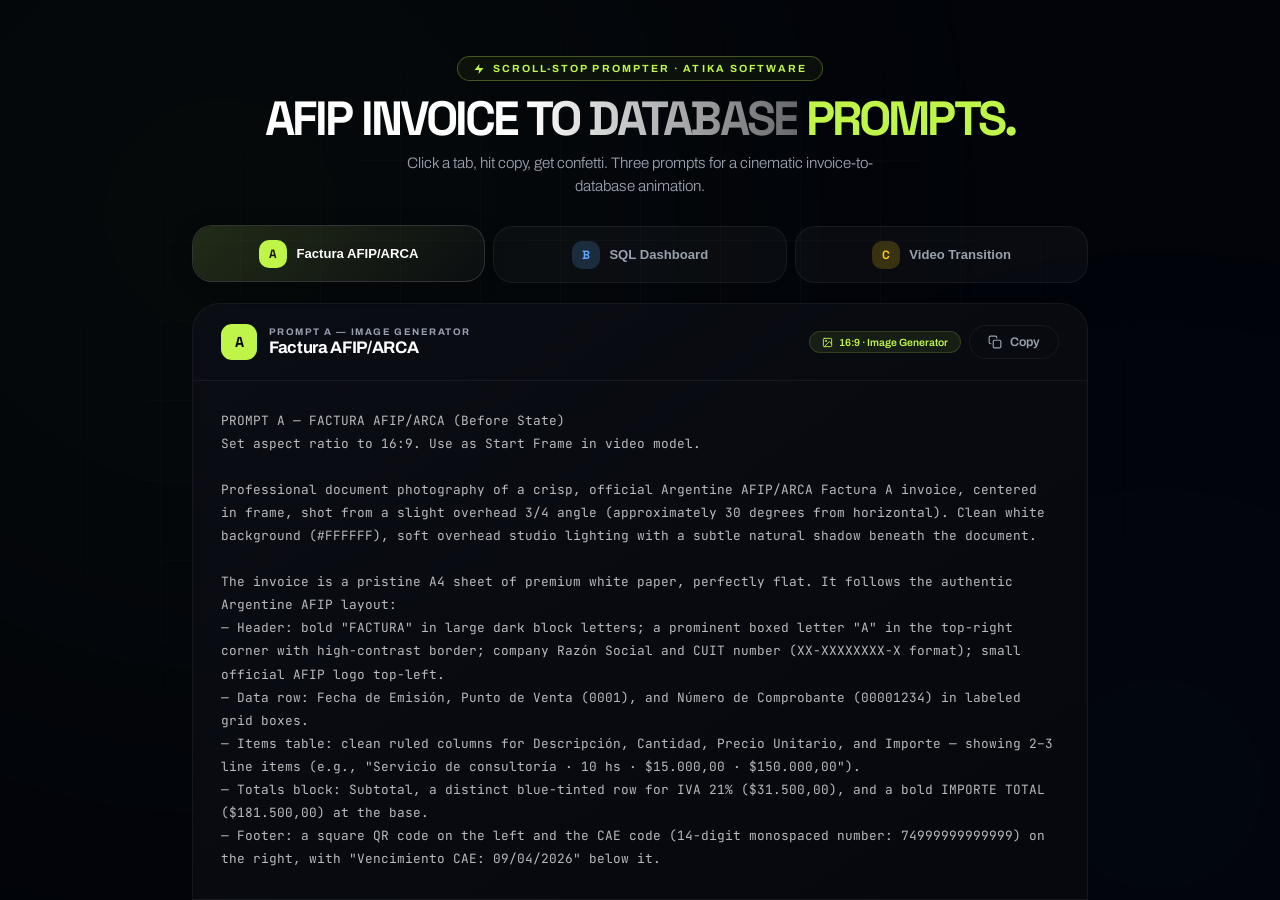
<file: afip-invoice-prompts.html>
<!DOCTYPE html>
<html lang="en">
<head>
  <meta charset="UTF-8">
  <meta name="viewport" content="width=device-width, initial-scale=1.0">
  <title>Scroll-Stop Prompts — AFIP Invoice → SQL Database</title>
  <link rel="preconnect" href="https://fonts.googleapis.com">
  <link rel="preconnect" href="https://fonts.gstatic.com" crossorigin>
  <link href="https://fonts.googleapis.com/css2?family=Archivo:wght@300;400;500;600;700;800;900&family=Space+Grotesk:wght@300;400;500;600;700&family=JetBrains+Mono:wght@400;500&display=swap" rel="stylesheet">
  <style>
    :root {
      --font-body: 'Archivo', sans-serif;
      --font-display: 'Space Grotesk', sans-serif;
      --font-mono: 'JetBrains Mono', monospace;
      --lime: #BFF549;
      --bg: #02040a;
      --card-bg: rgba(255, 255, 255, 0.03);
      --card-border: rgba(255, 255, 255, 0.06);
      --text-secondary: #99A1AF;
    }

    *, *::before, *::after { margin: 0; padding: 0; box-sizing: border-box; }
    ::selection { background-color: var(--lime); color: #000; }

    ::-webkit-scrollbar { width: 8px; }
    ::-webkit-scrollbar-track { background: rgba(0,0,0,0.2); border-radius: 4px; }
    ::-webkit-scrollbar-thumb { background: rgba(255,255,255,0.1); border-radius: 4px; }
    ::-webkit-scrollbar-thumb:hover { background: var(--lime); }

    body {
      font-family: var(--font-body);
      background: var(--bg);
      color: #fff;
      -webkit-font-smoothing: antialiased;
      -moz-osx-font-smoothing: grayscale;
      overflow: hidden;
      height: 100vh;
      display: flex;
      flex-direction: column;
    }

    h1, h2, h3, h4, h5, h6 { font-family: var(--font-display); }

    .bg-grid {
      position: fixed;
      inset: 0;
      background: linear-gradient(rgba(255,255,255,0.02) 1px, transparent 1px),
                  linear-gradient(90deg, rgba(255,255,255,0.02) 1px, transparent 1px);
      background-size: 80px 80px;
      mask-image: radial-gradient(ellipse at center, black 30%, transparent 80%);
      -webkit-mask-image: radial-gradient(ellipse at center, black 30%, transparent 80%);
      pointer-events: none;
      z-index: 0;
    }

    .bg-orb-1 {
      position: fixed; top: -15%; left: -10%; width: 700px; height: 700px;
      background: var(--lime); border-radius: 50%; filter: blur(280px);
      opacity: 0.06; pointer-events: none; z-index: 0;
      animation: orbFloat 20s ease-in-out infinite;
    }

    .bg-orb-2 {
      position: fixed; bottom: -15%; right: -10%; width: 500px; height: 500px;
      background: #60a5fa; border-radius: 50%; filter: blur(220px);
      opacity: 0.05; pointer-events: none; z-index: 0;
      animation: orbFloat 25s ease-in-out infinite reverse;
    }

    @keyframes orbFloat {
      0%, 100% { transform: translate(0, 0); }
      50% { transform: translate(40px, 25px); }
    }

    .confetti-canvas { position: fixed; inset: 0; pointer-events: none; z-index: 9999; }

    .app {
      position: relative; z-index: 1; display: flex; flex-direction: column;
      height: 100vh; max-width: 960px; margin: 0 auto; padding: 2rem 2rem 0; width: 100%;
    }

    .header { text-align: center; padding: 1.5rem 0 1.75rem; flex-shrink: 0; }

    .header-badge {
      display: inline-flex; align-items: center; gap: 0.5rem;
      padding: 0.35rem 0.9rem; margin-bottom: 1rem; border-radius: 980px;
      border: 1px solid rgba(191, 245, 73, 0.3); background: rgba(191, 245, 73, 0.05);
      color: var(--lime); font-size: 0.65rem; font-weight: 700;
      text-transform: uppercase; letter-spacing: 0.2em; backdrop-filter: blur(10px);
    }
    .header-badge svg { width: 12px; height: 12px; }

    .header h1 {
      font-size: clamp(1.8rem, 5vw, 3rem); font-weight: 900;
      letter-spacing: -0.06em; line-height: 0.9; margin-bottom: 0.75rem;
    }
    .header h1 .lime { color: var(--lime); }
    .header h1 .faded {
      background: linear-gradient(to right, #fff, rgba(255,255,255,0.4));
      -webkit-background-clip: text; -webkit-text-fill-color: transparent; background-clip: text;
    }

    .header p {
      font-size: 0.95rem; color: var(--text-secondary); max-width: 500px;
      margin: 0 auto; line-height: 1.5; font-weight: 300;
    }

    .tabs-row { display: flex; gap: 0.5rem; flex-shrink: 0; margin-bottom: 1.25rem; }

    .tab {
      flex: 1; display: flex; align-items: center; justify-content: center; gap: 0.6rem;
      padding: 0.85rem 1rem; border-radius: 20px; border: 1px solid var(--card-border);
      background: var(--card-bg); color: var(--text-secondary); font-size: 0.82rem;
      font-weight: 600; cursor: pointer; transition: all 0.35s cubic-bezier(0.16, 1, 0.3, 1);
      position: relative; overflow: hidden;
    }
    .tab::before { content: ''; position: absolute; inset: 0; opacity: 0; transition: opacity 0.35s ease; border-radius: 20px; }
    .tab[data-tab="A"]::before { background: linear-gradient(135deg, rgba(191,245,73,0.12), transparent); }
    .tab[data-tab="B"]::before { background: linear-gradient(135deg, rgba(96,165,250,0.12), transparent); }
    .tab[data-tab="C"]::before { background: linear-gradient(135deg, rgba(250,204,21,0.12), transparent); }
    .tab:hover { border-color: rgba(255,255,255,0.12); color: #fff; transform: translateY(-1px); }
    .tab:hover::before { opacity: 1; }
    .tab.active { border-color: rgba(255,255,255,0.15); color: #fff; transform: translateY(-1px); box-shadow: 0 4px 20px rgba(0,0,0,0.3); }
    .tab.active::before { opacity: 1; }

    .tab .tab-letter {
      display: inline-flex; align-items: center; justify-content: center;
      width: 28px; height: 28px; border-radius: 10px; font-size: 0.75rem;
      font-weight: 900; font-family: var(--font-display); flex-shrink: 0; transition: all 0.35s ease;
    }
    .tab[data-tab="A"] .tab-letter { background: rgba(191,245,73,0.2); color: var(--lime); }
    .tab[data-tab="B"] .tab-letter { background: rgba(96,165,250,0.2); color: #60a5fa; }
    .tab[data-tab="C"] .tab-letter { background: rgba(250,204,21,0.2); color: #FACC15; }
    .tab.active[data-tab="A"] .tab-letter { background: var(--lime); color: #000; }
    .tab.active[data-tab="B"] .tab-letter { background: #60a5fa; color: #000; }
    .tab.active[data-tab="C"] .tab-letter { background: #FACC15; color: #000; }
    .tab .tab-name { position: relative; z-index: 1; }

    .prompt-panel {
      flex: 1; min-height: 0; display: flex; flex-direction: column;
      background: linear-gradient(145deg, rgba(12,14,22,0.92), rgba(6,8,14,0.95));
      border: 1px solid var(--card-border); border-radius: 28px 28px 0 0; overflow: hidden;
    }

    .panel-header {
      display: flex; align-items: center; justify-content: space-between;
      padding: 1.25rem 1.75rem; border-bottom: 1px solid var(--card-border); flex-shrink: 0;
    }
    .panel-header-left { display: flex; align-items: center; gap: 0.75rem; }

    .panel-icon {
      width: 36px; height: 36px; border-radius: 11px; display: flex;
      align-items: center; justify-content: center; font-size: 0.9rem;
      font-weight: 900; font-family: var(--font-display); flex-shrink: 0; transition: all 0.35s ease;
    }
    .panel-icon.a { background: var(--lime); color: #000; }
    .panel-icon.b { background: #60a5fa; color: #000; }
    .panel-icon.c { background: #FACC15; color: #000; }

    .panel-meta .panel-label { font-size: 0.6rem; text-transform: uppercase; letter-spacing: 0.15em; color: var(--text-secondary); font-weight: 700; }
    .panel-meta .panel-title { font-size: 1.05rem; font-weight: 700; letter-spacing: -0.02em; margin-top: 1px; }
    .panel-header-right { display: flex; align-items: center; gap: 0.5rem; }

    .instruction-tag {
      display: inline-flex; align-items: center; gap: 0.35rem;
      padding: 0.3rem 0.75rem; border-radius: 980px; font-size: 0.65rem; font-weight: 600; white-space: nowrap;
    }
    .instruction-tag.img { background: rgba(191,245,73,0.08); color: var(--lime); border: 1px solid rgba(191,245,73,0.15); }
    .instruction-tag.vid { background: rgba(250,204,21,0.08); color: #FACC15; border: 1px solid rgba(250,204,21,0.15); }
    .instruction-tag svg { width: 11px; height: 11px; }

    .copy-btn {
      display: inline-flex; align-items: center; gap: 0.45rem; padding: 0.55rem 1.15rem;
      border-radius: 980px; border: 1px solid var(--card-border); background: transparent;
      color: var(--text-secondary); font-size: 0.78rem; font-weight: 600; cursor: pointer;
      transition: all 0.25s ease; font-family: var(--font-body);
    }
    .copy-btn:hover { background: var(--lime); color: #000; border-color: var(--lime); transform: scale(1.03); }
    .copy-btn.copied { background: var(--lime); color: #000; border-color: var(--lime); }
    .copy-btn svg { width: 14px; height: 14px; }

    .panel-body { flex: 1; min-height: 0; position: relative; }
    .prompt-content { display: none; position: absolute; inset: 0; opacity: 0; transform: translateY(8px); transition: opacity 0.3s ease, transform 0.3s ease; }
    .prompt-content.active { display: block; opacity: 1; transform: translateY(0); }

    .prompt-text {
      font-family: var(--font-mono); font-size: 0.8rem; line-height: 1.8;
      color: rgba(255,255,255,0.72); white-space: pre-wrap; word-break: break-word;
      padding: 1.75rem; height: 100%; overflow-y: auto; -webkit-overflow-scrolling: touch;
    }
    .prompt-text::-webkit-scrollbar { width: 6px; }
    .prompt-text::-webkit-scrollbar-track { background: transparent; }
    .prompt-text::-webkit-scrollbar-thumb { background: rgba(255,255,255,0.08); border-radius: 3px; }

    @media (max-width: 640px) {
      .app { padding: 1.25rem 1rem 0; }
      .header { padding: 1rem 0 1.25rem; }
      .header h1 { font-size: clamp(1.5rem, 8vw, 2.2rem); }
      .header p { font-size: 0.85rem; }
      .tab { padding: 0.7rem 0.5rem; font-size: 0.72rem; border-radius: 16px; }
      .tab .tab-name { display: none; }
      .tab .tab-letter { width: 32px; height: 32px; font-size: 0.85rem; }
      .tab .tab-subtitle { display: block; font-size: 0.65rem; color: var(--text-secondary); margin-top: 2px; }
      .panel-header { flex-direction: column; align-items: flex-start; gap: 0.75rem; padding: 1rem 1.25rem; }
      .panel-header-right { width: 100%; justify-content: space-between; }
      .prompt-text { padding: 1.25rem; font-size: 0.73rem; line-height: 1.7; }
      .prompt-panel { border-radius: 22px 22px 0 0; }
      .instruction-tag { font-size: 0.6rem; }
    }
    @media (min-width: 641px) { .tab .tab-subtitle { display: none; } }
  </style>
</head>
<body>
  <div class="bg-grid"></div>
  <div class="bg-orb-1"></div>
  <div class="bg-orb-2"></div>
  <canvas class="confetti-canvas" id="confettiCanvas"></canvas>

  <div class="app">
    <header class="header">
      <div class="header-badge">
        <svg viewBox="0 0 24 24" fill="currentColor"><polygon points="13 2 3 14 12 14 11 22 21 10 12 10 13 2"/></svg>
        Scroll-Stop Prompter · Atika Software
      </div>
      <h1>AFIP INVOICE <span class="faded">TO DATABASE</span> <span class="lime">PROMPTS.</span></h1>
      <p>Click a tab, hit copy, get confetti. Three prompts for a cinematic invoice-to-database animation.</p>
    </header>

    <div class="tabs-row">
      <button class="tab active" data-tab="A" onclick="switchTab('A')">
        <span class="tab-letter">A</span>
        <span class="tab-name">Factura AFIP/ARCA</span>
        <span class="tab-subtitle">Factura</span>
      </button>
      <button class="tab" data-tab="B" onclick="switchTab('B')">
        <span class="tab-letter">B</span>
        <span class="tab-name">SQL Dashboard</span>
        <span class="tab-subtitle">Dashboard</span>
      </button>
      <button class="tab" data-tab="C" onclick="switchTab('C')">
        <span class="tab-letter">C</span>
        <span class="tab-name">Video Transition</span>
        <span class="tab-subtitle">Video</span>
      </button>
    </div>

    <div class="prompt-panel">
      <div class="panel-header">
        <div class="panel-header-left">
          <div class="panel-icon a" id="panelIcon">A</div>
          <div class="panel-meta">
            <div class="panel-label" id="panelLabel">Prompt A &mdash; Image Generator</div>
            <div class="panel-title" id="panelTitle">Factura AFIP/ARCA</div>
          </div>
        </div>
        <div class="panel-header-right">
          <div class="instruction-tag img" id="panelTag">
            <svg viewBox="0 0 24 24" fill="none" stroke="currentColor" stroke-width="2" stroke-linecap="round" stroke-linejoin="round"><rect x="3" y="3" width="18" height="18" rx="2"/><circle cx="8.5" cy="8.5" r="1.5"/><path d="M21 15l-5-5L5 21"/></svg>
            <span id="panelTagText">16:9 &middot; Image Generator</span>
          </div>
          <button class="copy-btn" id="copyBtn" onclick="copyCurrentPrompt()">
            <svg viewBox="0 0 24 24" fill="none" stroke="currentColor" stroke-width="2" stroke-linecap="round" stroke-linejoin="round"><rect x="9" y="9" width="13" height="13" rx="2"/><path d="M5 15H4a2 2 0 01-2-2V4a2 2 0 012-2h9a2 2 0 012 2v1"/></svg>
            Copy
          </button>
        </div>
      </div>

      <div class="panel-body">
        <div class="prompt-content active" id="contentA">
          <div class="prompt-text">PROMPT A — FACTURA AFIP/ARCA (Before State)
Set aspect ratio to 16:9. Use as Start Frame in video model.

Professional document photography of a crisp, official Argentine AFIP/ARCA Factura A invoice, centered in frame, shot from a slight overhead 3/4 angle (approximately 30 degrees from horizontal). Clean white background (#FFFFFF), soft overhead studio lighting with a subtle natural shadow beneath the document.

The invoice is a pristine A4 sheet of premium white paper, perfectly flat. It follows the authentic Argentine AFIP layout:
— Header: bold "FACTURA" in large dark block letters; a prominent boxed letter "A" in the top-right corner with high-contrast border; company Razón Social and CUIT number (XX-XXXXXXXX-X format); small official AFIP logo top-left.
— Data row: Fecha de Emisión, Punto de Venta (0001), and Número de Comprobante (00001234) in labeled grid boxes.
— Items table: clean ruled columns for Descripción, Cantidad, Precio Unitario, and Importe — showing 2–3 line items (e.g., "Servicio de consultoría · 10 hs · $15.000,00 · $150.000,00").
— Totals block: Subtotal, a distinct blue-tinted row for IVA 21% ($31.500,00), and a bold IMPORTE TOTAL ($181.500,00) at the base.
— Footer: a square QR code on the left and the CAE code (14-digit monospaced number: 74999999999999) on the right, with "Vencimiento CAE: 09/04/2026" below it.

The paper has a realistic micro-texture, sharp black printed text, and ruled lines in light gray. The overall aesthetic is official, formal, unmistakably Argentine government-issued.

Photorealistic rendering, 16:9 aspect ratio, commercial product photography. Shot on Phase One IQ4 150MP, 80mm lens, f/8, large overhead softbox with white fill bounce cards on both sides. Ultra-sharp focus across the entire document. Pure white #FFFFFF background, no gradient, no vignette. No hands, no desk surface, no other objects in frame.</div>
        </div>
        <div class="prompt-content" id="contentB">
          <div class="prompt-text">PROMPT B — SQL DATABASE DASHBOARD (After State)
Set aspect ratio to 16:9. Reference Prompt A's output for lighting/angle continuity.
Upload as End Frame in video model.

Professional product photography of a sleek, ultra-thin MacBook Pro (Space Gray anodized aluminum) open at 105 degrees, centered in frame, shot from the EXACT same slight overhead 3/4 angle as Prompt A — same camera height, distance, and orientation. Clean white background (#FFFFFF), identical soft overhead studio lighting, subtle natural shadow beneath the laptop body.

The MacBook screen displays a stunning, pixel-perfect dark-mode SQL database dashboard:
— Left sidebar (#0D1117): slim, lists database tables — "facturas" highlighted with an electric blue left-border accent, "items_factura" and "emisores" below in muted gray.
— Top query bar: syntax-highlighted SQL — SELECT * FROM facturas ORDER BY fecha_emision DESC LIMIT 10; — keywords in soft purple, table name in white, strings in amber.
— Main data table (dense, fintech-grade):
     · tipo_comprobante → "Factura A" in a rounded blue pill badge
     · numero_completo → "0001-00001234" in monospaced font
     · fecha_emision → "30/03/2026"
     · emisor_razon_social → "Empresa Ejemplo S.A."
     · cae → "74999999999999" in monospaced amber/yellow
     · iva_21 → "$31.500,00" in soft green
     · total → "$181.500,00" in bold bright green, slightly larger font
— Top-right toast notification: a green rounded pill with a checkmark reading "✓ 1 registro insertado"

The MacBook aluminum body is pristine, its screen casting a soft cool-blue ambient glow on the white surface below. The laptop occupies roughly 70% of the frame width. The overall mood is premium SaaS / fintech: precise, data-dense, beautiful.

Photorealistic rendering, 16:9 aspect ratio. Shot on Phase One IQ4 150MP, 80mm lens, f/8 — SAME exact camera position and lighting as Prompt A. The only change: invoice document replaced by MacBook. This visual continuity is critical for a seamless video transition. Pure white #FFFFFF background, no gradient, no vignette.</div>
        </div>
        <div class="prompt-content" id="contentC">
          <div class="prompt-text">PROMPT C — VIDEO TRANSITION (Invoice → SQL Database)
Upload Prompt A output as Start Frame. Upload Prompt B output as End Frame.
Recommended models: Runway Gen-4, Kling 1.6 Pro, or Higgsfield.

START FRAME: Argentine AFIP/ARCA Factura A document lying flat on pure white (#FFFFFF), overhead 3/4 angle, all text and fields crisp and legible, soft studio lighting.

END FRAME: Space Gray MacBook Pro on pure white (#FFFFFF), same angle and lighting, screen showing the dark-mode SQL database dashboard with invoice data fully loaded.

TRANSITION — 4-phase cinematic AI data-ingestion sequence:

PHASE 1 — "AI Scan" (0s – 1.5s):
The invoice holds perfectly still for 0.4 seconds. A thin luminous electric-blue (#3B82F6) horizontal scan line descends slowly from top to bottom across the entire document over 1.1 seconds. As the scan line passes each data field, it triggers a sharp blue-white pulse glow on that field — in sequence: the CUIT number, Fecha de Emisión, CAE code, IVA 21% row, and IMPORTE TOTAL. Each field glow lasts 0.3 seconds before fading. The full document surface takes on a faint blue tint during the scan, like a photocopier imaging glass.

PHASE 2 — "Data Extraction" (1.5s – 3s):
The glowing data fields detach from the page surface as floating text fragments, each lifting gently upward: CUIT: 30-12345678-9 | TOTAL: $181.500,00 | CAE: 74999999999999 | IVA 21%: $31.500,00. Each fragment travels on a smooth curved arc, rightward and slightly upward, dissolving into a flowing stream of luminous particles — electric blue fading to cyan (#06B6D4) — like a data river. The particle stream is elegant and translucent, not sci-fi heavy. As the particles depart, the paper invoice fades out with a smooth ease curve (opacity 100% → 0% over 0.8 seconds), leaving only the white background and the particle stream.

PHASE 3 — "Database Insertion" (3s – 5s):
The MacBook Pro crystallizes from the particle stream — aluminum body solidifying first from the data particles, then the screen lighting up as particles pour into it. The database table rows illuminate one by one in fast sequence: tipo_comprobante flashes green, then numero_completo, then fecha_emision, then cae, then iva_21, then TOTAL — each row briefly glowing bright green with a "row insert" pulse. A small +1 counter ticks up in the top-right corner of the dashboard. The final TOTAL row ($181.500,00 in green) pulses with a satisfying, premium glow and holds.

PHASE 4 — "Confirmation" (5s – 6s):
The MacBook is now complete, glowing steadily. The "✓ 1 registro insertado" toast notification slides in from the top-right with a smooth spring easing (no bounce — use ease-out-expo). The screen glow settles to a calm, premium ambient level. Hold final frame for 0.5 seconds.

STYLE RULES:
— Photorealistic document and device throughout — no 3D cartoon look
— White background locked; no color shifts or gradients in background
— Camera: completely locked off, no zoom, no pan, no shake
— Particle effects: translucent, smooth, electric blue → cyan gradient; max opacity 0.7; no sharp edges
— All motion easing: ease-out-expo or power3.out — no bounce, no snap
— Mood: Apple Keynote precision meets Stripe/Vercel product launch — premium, restrained, satisfying
— Color palette: #3B82F6 (electric blue) · #06B6D4 (cyan) · #22C55E (green inserts) · #FFFFFF (background)

DURATION: 5.5 – 6 seconds total.
ASPECT RATIO: 16:9
QUALITY: Ultra high fidelity, 24fps minimum, no motion artifacts, smooth particle trails.

REVERSE VERSION (equally compelling): Start with the MacBook dashboard and end with the invoice materializing on screen as a rendered document preview — for an "invoice received and stored" narrative. Reverse Phase 3 and 2 accordingly.</div>
        </div>
      </div>
    </div>
  </div>

  <script>
    const confettiCanvas = document.getElementById('confettiCanvas');
    const confettiCtx = confettiCanvas.getContext('2d');
    let confettiPieces = [];
    let confettiAnimating = false;

    function resizeConfetti() { confettiCanvas.width = window.innerWidth; confettiCanvas.height = window.innerHeight; }
    resizeConfetti();
    window.addEventListener('resize', resizeConfetti);

    const confettiColors = ['#BFF549', '#FACC15', '#60a5fa', '#f472b6', '#a78bfa', '#34d399', '#fb923c', '#fff'];

    function launchConfetti() {
      confettiPieces = [];
      for (let i = 0; i < 150; i++) {
        confettiPieces.push({
          x: window.innerWidth / 2 + (Math.random() - 0.5) * 200, y: window.innerHeight / 2,
          vx: (Math.random() - 0.5) * 20, vy: -(Math.random() * 18 + 6),
          w: Math.random() * 10 + 5, h: Math.random() * 6 + 3,
          color: confettiColors[Math.floor(Math.random() * confettiColors.length)],
          rotation: Math.random() * 360, rotationSpeed: (Math.random() - 0.5) * 15,
          gravity: 0.35 + Math.random() * 0.15, opacity: 1,
          decay: 0.008 + Math.random() * 0.008, shape: Math.random() > 0.5 ? 'rect' : 'circle'
        });
      }
      if (!confettiAnimating) { confettiAnimating = true; animateConfetti(); }
    }

    function animateConfetti() {
      confettiCtx.clearRect(0, 0, confettiCanvas.width, confettiCanvas.height);
      let alive = 0;
      for (const p of confettiPieces) {
        if (p.opacity <= 0) continue;
        alive++;
        p.x += p.vx; p.vy += p.gravity; p.y += p.vy; p.vx *= 0.99;
        p.rotation += p.rotationSpeed; p.opacity -= p.decay;
        confettiCtx.save();
        confettiCtx.translate(p.x, p.y);
        confettiCtx.rotate((p.rotation * Math.PI) / 180);
        confettiCtx.globalAlpha = Math.max(0, p.opacity);
        confettiCtx.fillStyle = p.color;
        if (p.shape === 'rect') { confettiCtx.fillRect(-p.w/2, -p.h/2, p.w, p.h); }
        else { confettiCtx.beginPath(); confettiCtx.arc(0, 0, p.w/2, 0, Math.PI*2); confettiCtx.fill(); }
        confettiCtx.restore();
      }
      if (alive > 0) { requestAnimationFrame(animateConfetti); }
      else { confettiAnimating = false; confettiCtx.clearRect(0, 0, confettiCanvas.width, confettiCanvas.height); }
    }

    const tabsData = {
      A: { label: 'Prompt A &mdash; Image Generator', title: 'Factura AFIP/ARCA', iconClass: 'a', tagClass: 'img',
        tagIcon: '<svg viewBox="0 0 24 24" fill="none" stroke="currentColor" stroke-width="2" stroke-linecap="round" stroke-linejoin="round"><rect x="3" y="3" width="18" height="18" rx="2"/><circle cx="8.5" cy="8.5" r="1.5"/><path d="M21 15l-5-5L5 21"/></svg>',
        tagText: '16:9 &middot; Image Generator' },
      B: { label: 'Prompt B &mdash; Image Generator', title: 'SQL Dashboard', iconClass: 'b', tagClass: 'img',
        tagIcon: '<svg viewBox="0 0 24 24" fill="none" stroke="currentColor" stroke-width="2" stroke-linecap="round" stroke-linejoin="round"><rect x="3" y="3" width="18" height="18" rx="2"/><circle cx="8.5" cy="8.5" r="1.5"/><path d="M21 15l-5-5L5 21"/></svg>',
        tagText: '16:9 &middot; Reference Prompt A' },
      C: { label: 'Prompt C &mdash; Video Model', title: 'Invoice → Database Transition', iconClass: 'c', tagClass: 'vid',
        tagIcon: '<svg viewBox="0 0 24 24" fill="none" stroke="currentColor" stroke-width="2" stroke-linecap="round" stroke-linejoin="round"><polygon points="5 3 19 12 5 21 5 3"/></svg>',
        tagText: 'Start: A &middot; End: B' }
    };

    let currentTab = 'A';

    function switchTab(tab) {
      if (tab === currentTab) return;
      currentTab = tab;
      document.querySelectorAll('.tab').forEach(t => t.classList.remove('active'));
      document.querySelector(`.tab[data-tab="${tab}"]`).classList.add('active');
      const info = tabsData[tab];
      const icon = document.getElementById('panelIcon');
      icon.textContent = tab; icon.className = 'panel-icon ' + info.iconClass;
      document.getElementById('panelLabel').innerHTML = info.label;
      document.getElementById('panelTitle').textContent = info.title;
      const tag = document.getElementById('panelTag');
      tag.className = 'instruction-tag ' + info.tagClass;
      tag.innerHTML = info.tagIcon + ' <span>' + info.tagText + '</span>';
      const btn = document.getElementById('copyBtn');
      btn.classList.remove('copied');
      btn.innerHTML = '<svg viewBox="0 0 24 24" fill="none" stroke="currentColor" stroke-width="2" stroke-linecap="round" stroke-linejoin="round"><rect x="9" y="9" width="13" height="13" rx="2"/><path d="M5 15H4a2 2 0 01-2-2V4a2 2 0 012-2h9a2 2 0 012 2v1"/></svg> Copy';
      document.querySelectorAll('.prompt-content').forEach(c => c.classList.remove('active'));
      requestAnimationFrame(() => { document.getElementById('content' + tab).classList.add('active'); });
    }

    function copyCurrentPrompt() {
      const content = document.querySelector('.prompt-content.active .prompt-text');
      const text = content.textContent;
      const btn = document.getElementById('copyBtn');
      navigator.clipboard.writeText(text).then(() => {
        launchConfetti();
        btn.classList.add('copied');
        btn.innerHTML = '<svg viewBox="0 0 24 24" fill="none" stroke="currentColor" stroke-width="2.5" stroke-linecap="round" stroke-linejoin="round"><polyline points="20 6 9 17 4 12"/></svg> Copied!';
        setTimeout(() => {
          btn.classList.remove('copied');
          btn.innerHTML = '<svg viewBox="0 0 24 24" fill="none" stroke="currentColor" stroke-width="2" stroke-linecap="round" stroke-linejoin="round"><rect x="9" y="9" width="13" height="13" rx="2"/><path d="M5 15H4a2 2 0 01-2-2V4a2 2 0 012-2h9a2 2 0 012 2v1"/></svg> Copy';
        }, 2000);
      });
    }

    document.addEventListener('keydown', (e) => {
      if (e.key === '1') switchTab('A');
      if (e.key === '2') switchTab('B');
      if (e.key === '3') switchTab('C');
      if ((e.metaKey || e.ctrlKey) && e.key === 'c' && !window.getSelection().toString()) { e.preventDefault(); copyCurrentPrompt(); }
    });
  </script>
</body>
</html>
</file>
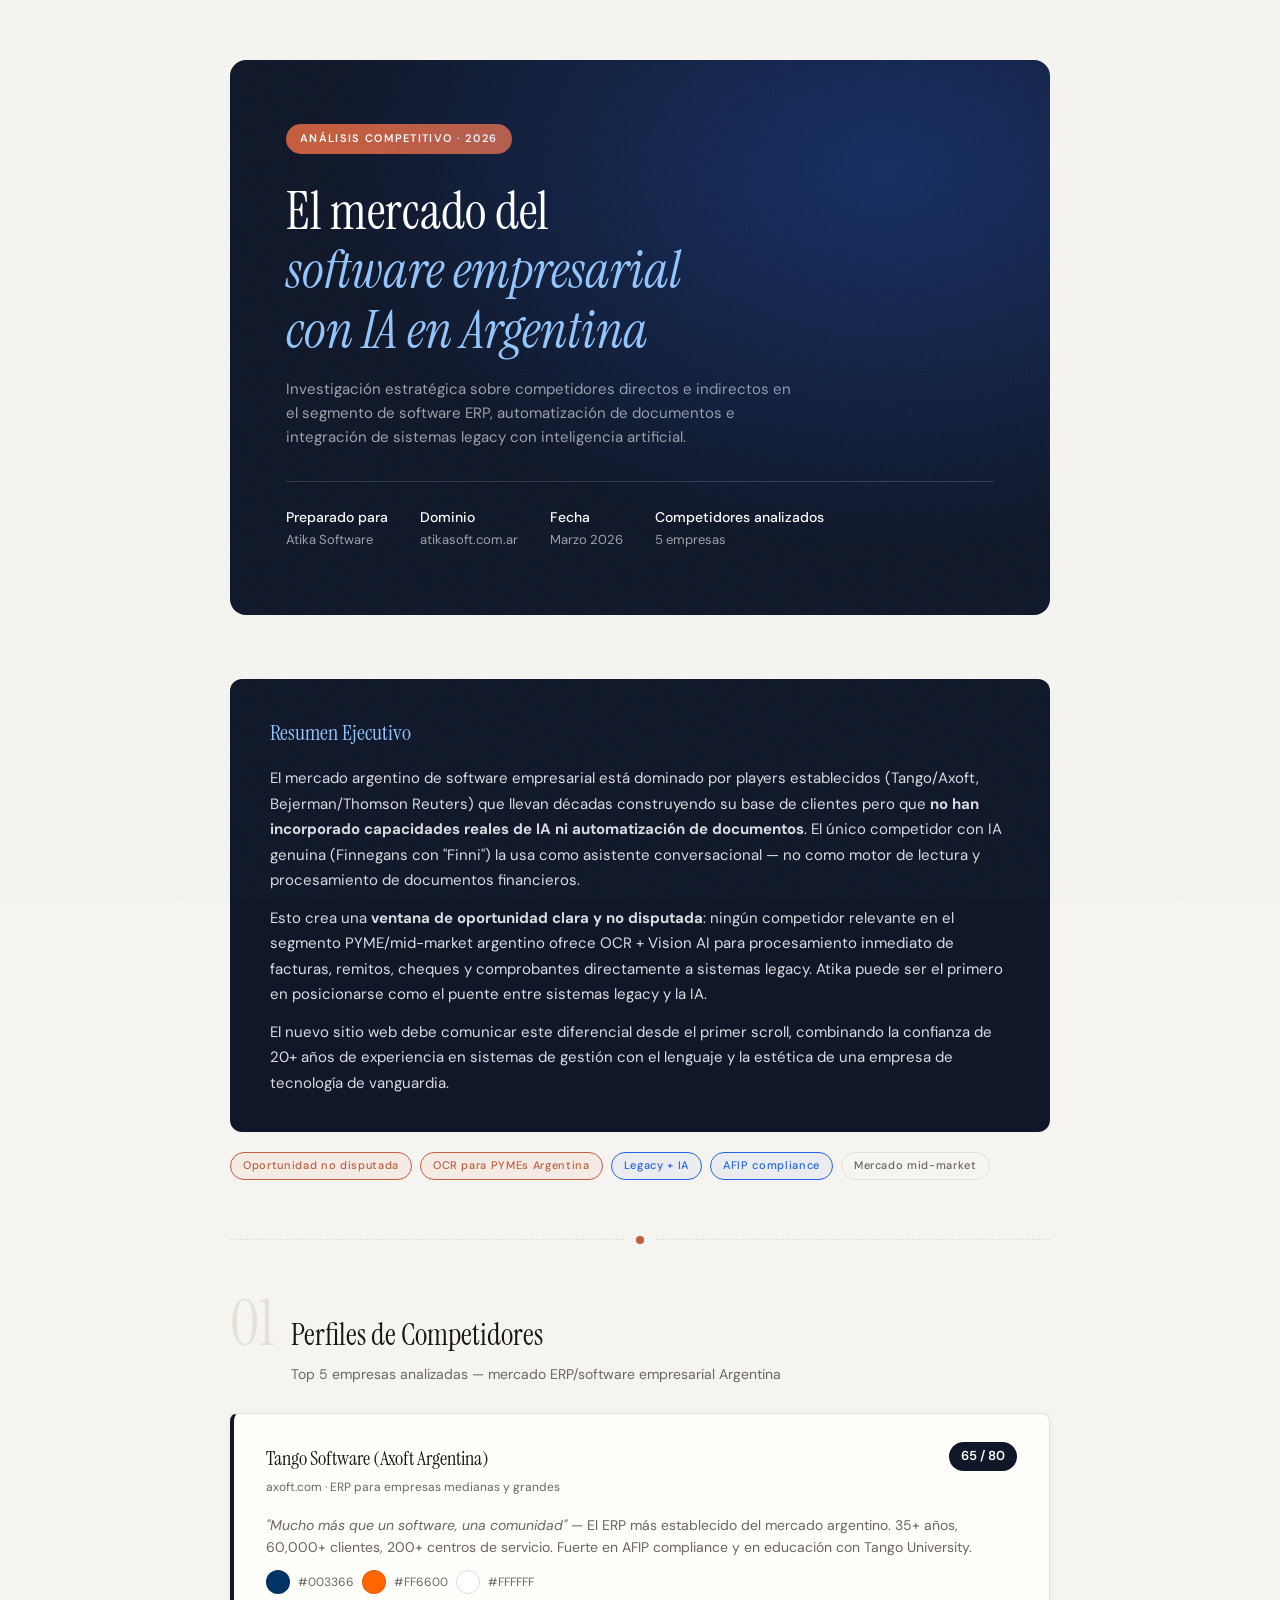
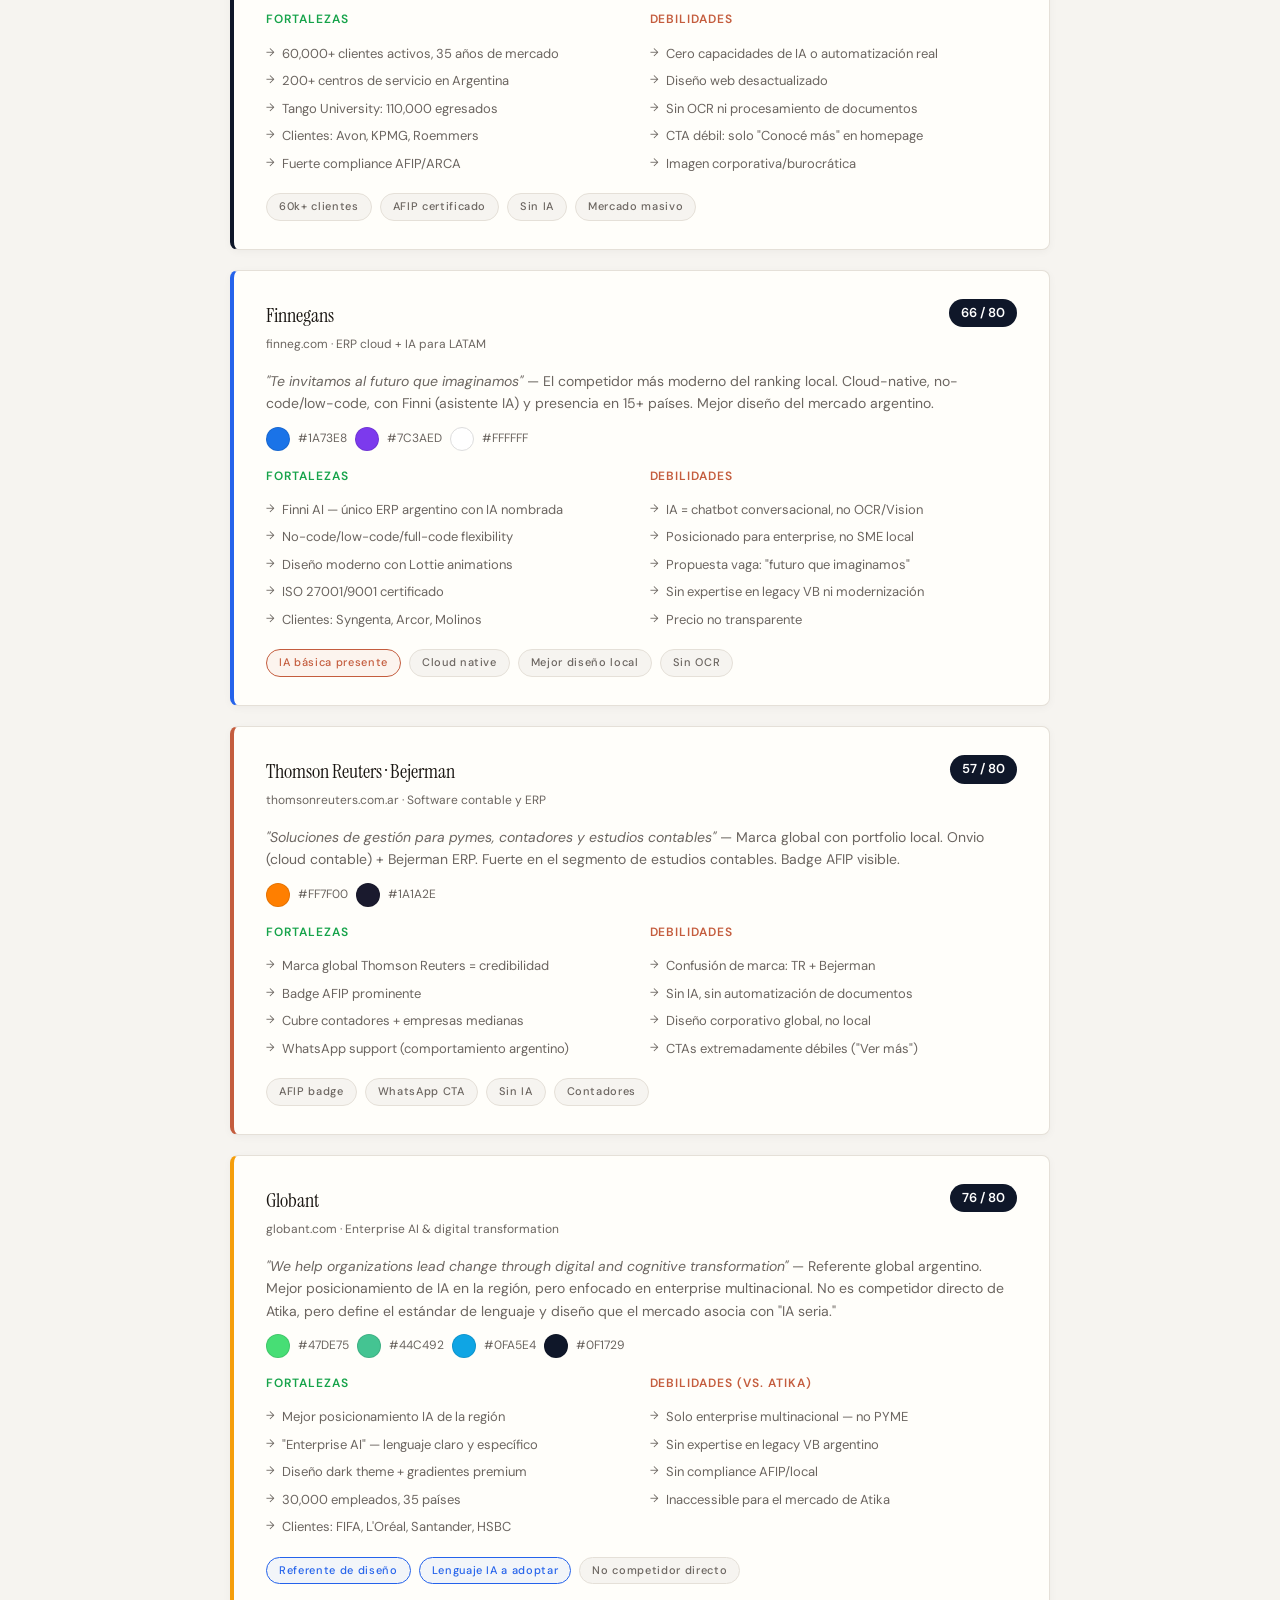
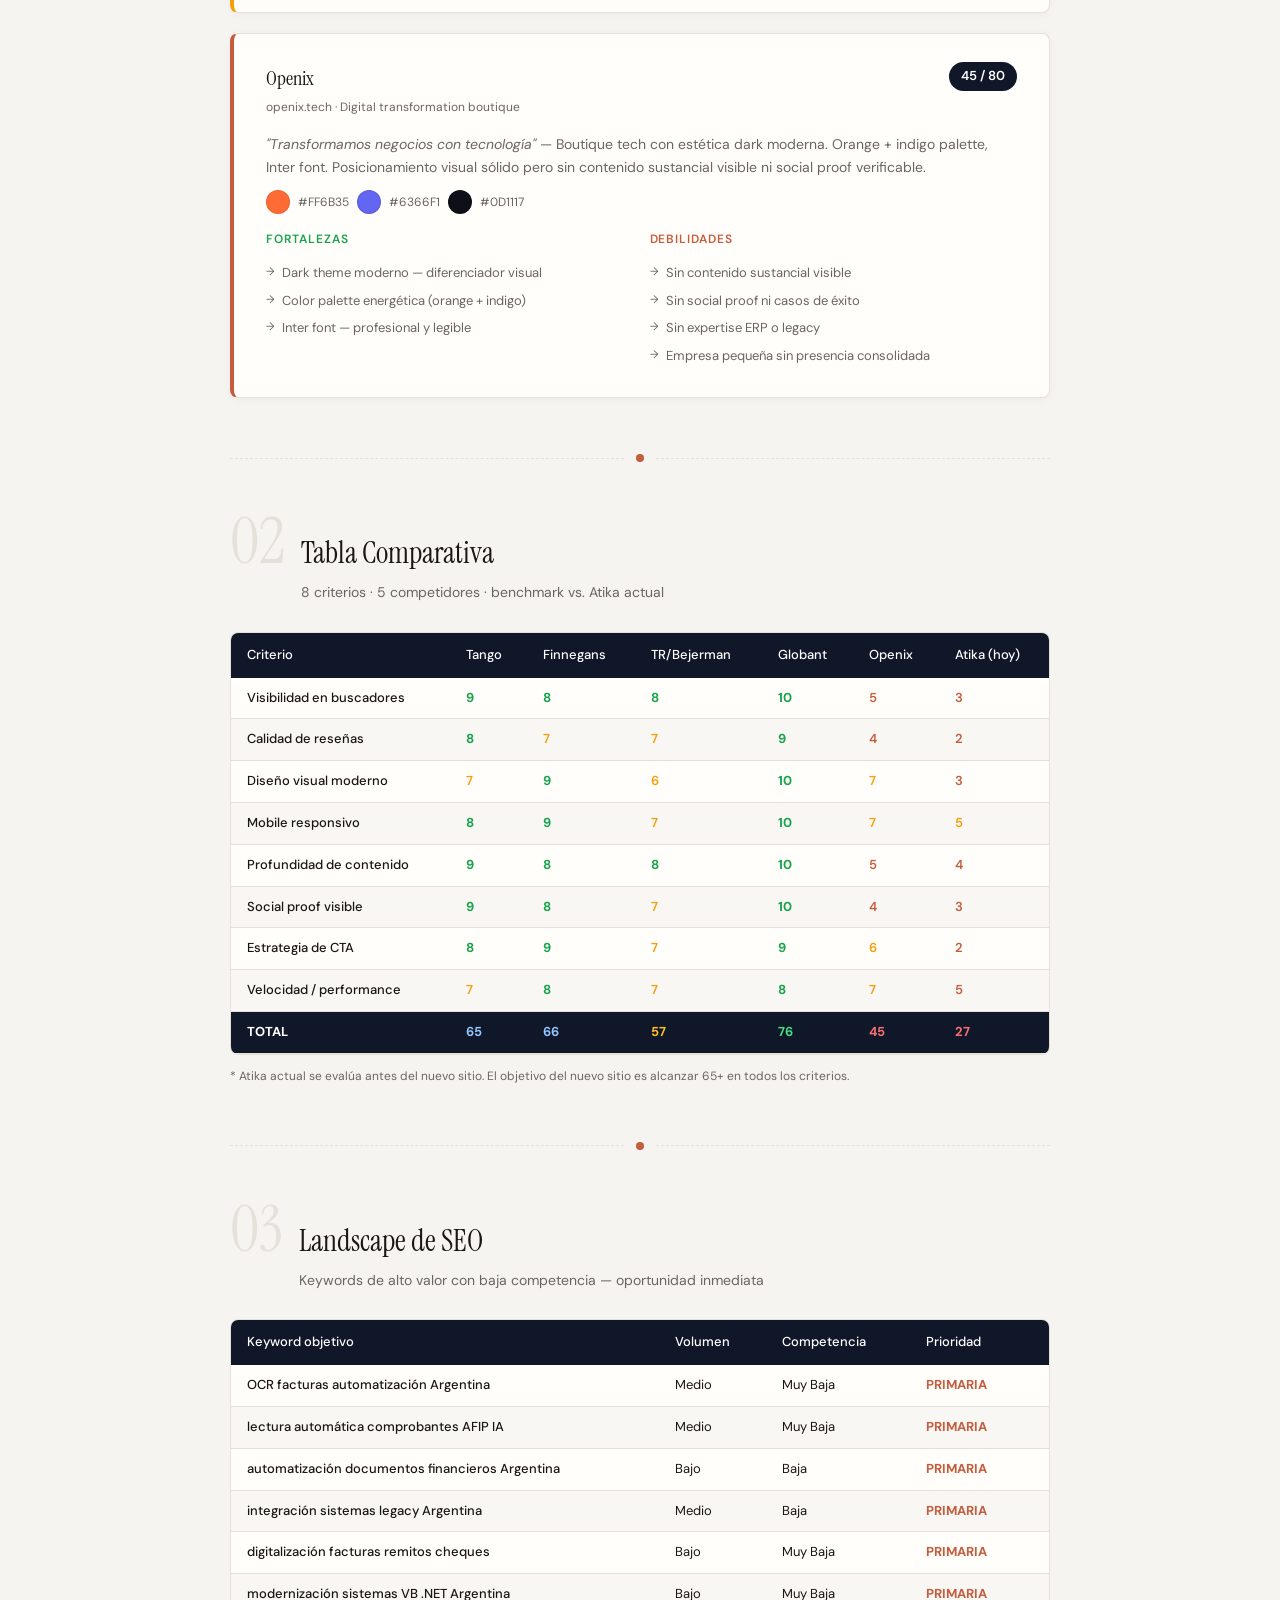
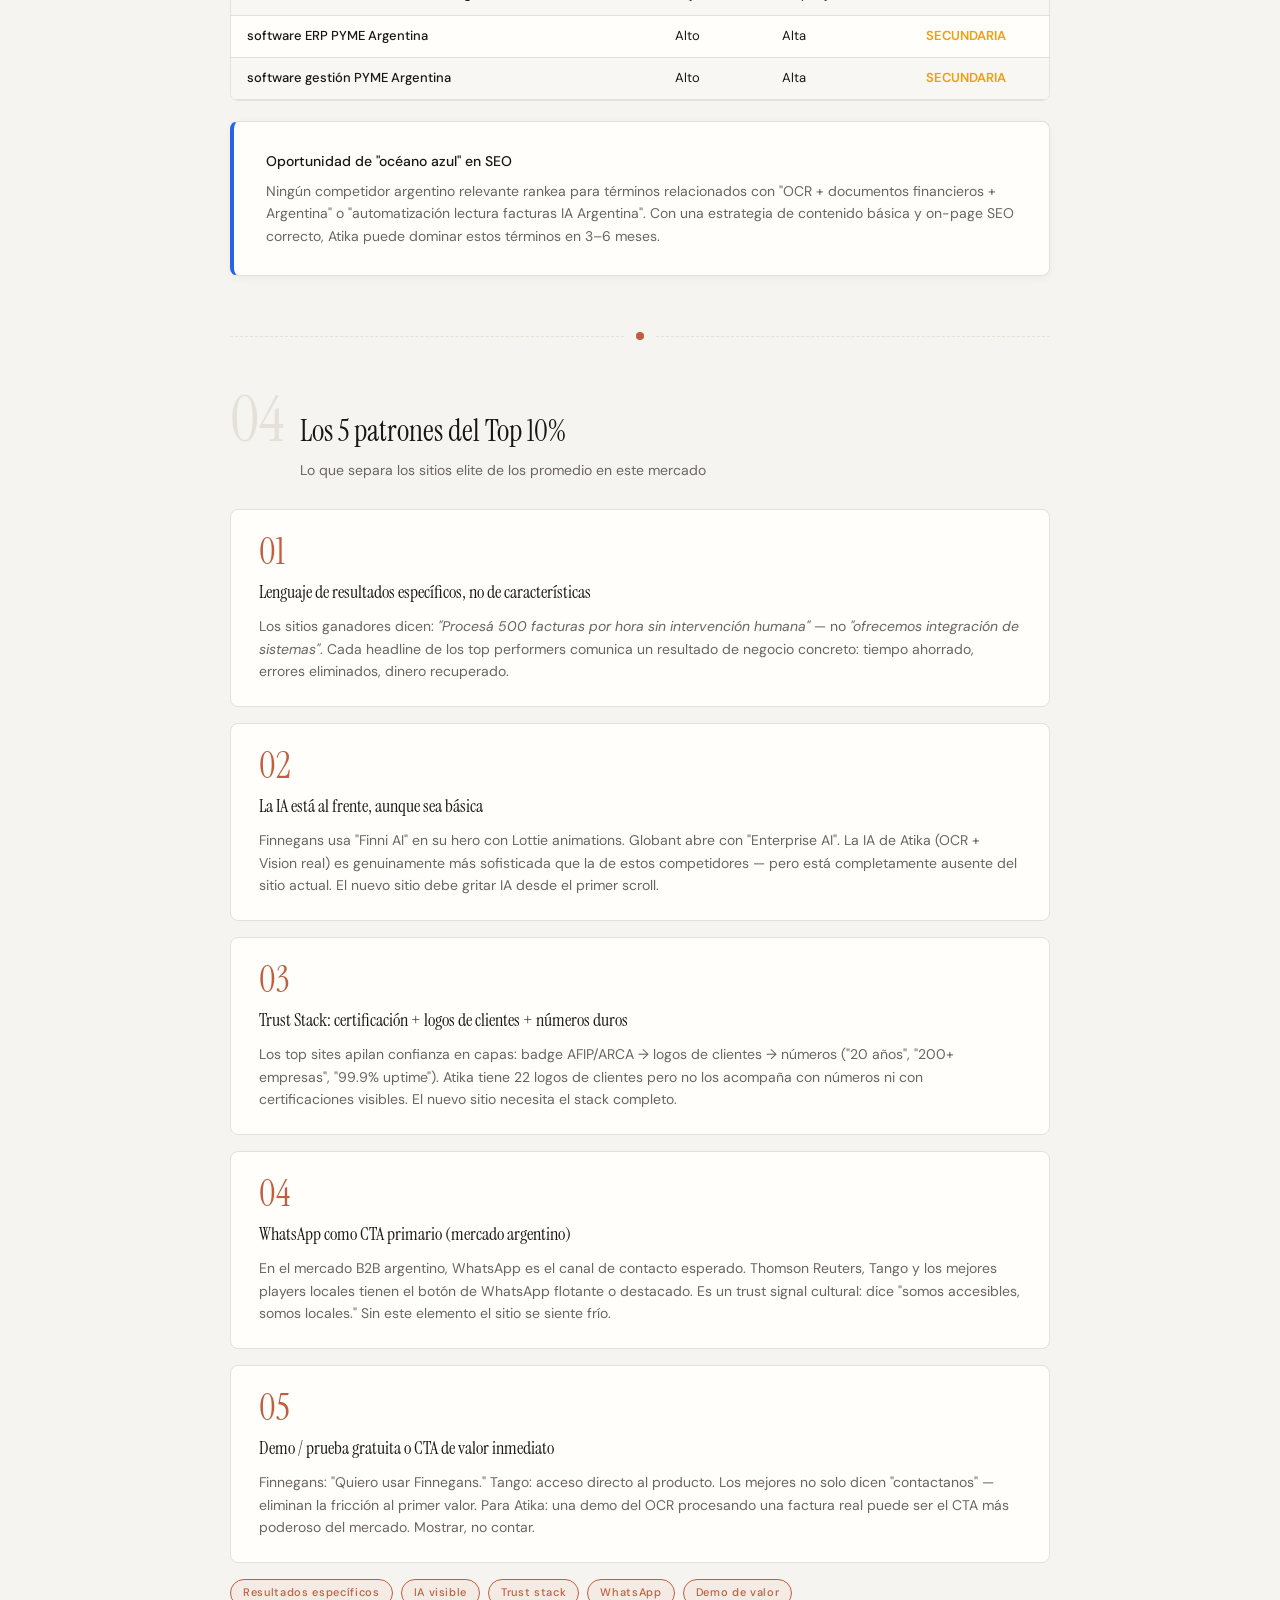
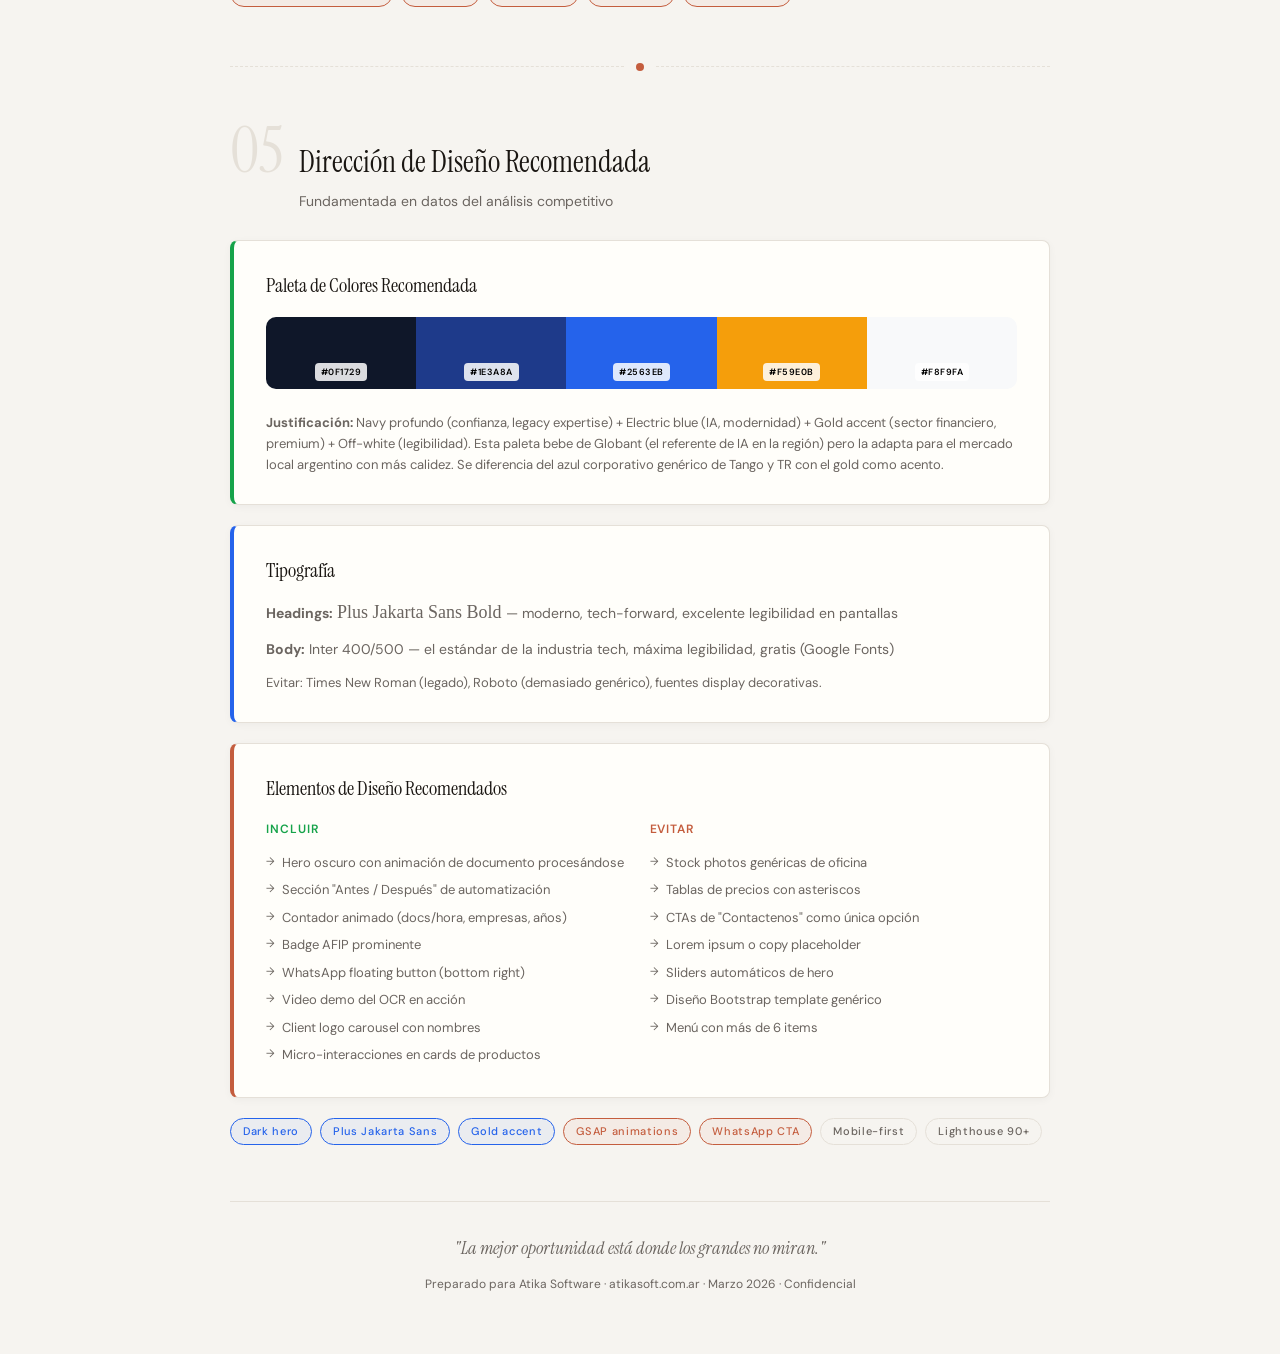
<file: competitive-analysis.html>
<!DOCTYPE html>
<html lang="es">
<head>
  <meta charset="UTF-8" />
  <meta name="viewport" content="width=device-width, initial-scale=1.0" />
  <title>Análisis Competitivo — Atika Software</title>
  <link rel="preconnect" href="https://fonts.googleapis.com" />
  <link rel="preconnect" href="https://fonts.gstatic.com" crossorigin />
  <link href="https://fonts.googleapis.com/css2?family=Instrument+Serif:ital@0;1&family=DM+Sans:ital,opsz,wght@0,9..40,300;0,9..40,400;0,9..40,500;0,9..40,600;0,9..40,700;1,9..40,300&display=swap" rel="stylesheet" />
  <style>
    :root {
      --paper: #f6f4f0;
      --paper-card: #fffefa;
      --ink: #1a1612;
      --ink-muted: #6b6560;
      --terracotta: #c45d3e;
      --terracotta-light: #e8795e;
      --navy: #0f1729;
      --blue: #2563eb;
      --gold: #f59e0b;
      --green: #16a34a;
      --border: #e5e0d8;
      --serif: 'Instrument Serif', Georgia, serif;
      --sans: 'DM Sans', system-ui, sans-serif;
    }

    * { box-sizing: border-box; margin: 0; padding: 0; }

    body {
      font-family: var(--sans);
      background: var(--paper);
      color: var(--ink);
      line-height: 1.6;
      -webkit-font-smoothing: antialiased;
    }

    /* Grain texture overlay */
    body::before {
      content: '';
      position: fixed;
      inset: 0;
      pointer-events: none;
      z-index: 9999;
      opacity: 0.035;
      background-image: url("data:image/svg+xml,%3Csvg viewBox='0 0 256 256' xmlns='http://www.w3.org/2000/svg'%3E%3Cfilter id='noise'%3E%3CfeTurbulence type='fractalNoise' baseFrequency='0.9' numOctaves='4' stitchTiles='stitch'/%3E%3C/filter%3E%3Crect width='100%25' height='100%25' filter='url(%23noise)'/%3E%3C/svg%3E");
      background-size: 200px 200px;
    }

    .page {
      max-width: 900px;
      margin: 0 auto;
      padding: 60px 40px;
    }

    /* ──────────────────────────────────────
       COVER
    ────────────────────────────────────── */
    .cover {
      background: var(--navy);
      color: white;
      border-radius: 16px;
      padding: 64px 56px;
      margin-bottom: 64px;
      position: relative;
      overflow: hidden;
    }

    .cover::after {
      content: '';
      position: absolute;
      inset: 0;
      background: radial-gradient(ellipse at 80% 20%, rgba(37, 99, 235, 0.3) 0%, transparent 60%);
      pointer-events: none;
    }

    .cover-badge {
      display: inline-block;
      background: var(--terracotta);
      color: white;
      font-family: var(--sans);
      font-size: 11px;
      font-weight: 600;
      letter-spacing: 0.12em;
      text-transform: uppercase;
      padding: 6px 14px;
      border-radius: 100px;
      margin-bottom: 28px;
    }

    .cover h1 {
      font-family: var(--serif);
      font-size: clamp(32px, 5vw, 52px);
      font-weight: 400;
      line-height: 1.15;
      margin-bottom: 16px;
      position: relative;
      z-index: 1;
    }

    .cover h1 em {
      font-style: italic;
      color: #93c5fd;
    }

    .cover-meta {
      margin-top: 32px;
      display: flex;
      gap: 32px;
      flex-wrap: wrap;
      position: relative;
      z-index: 1;
      border-top: 1px solid rgba(255,255,255,0.15);
      padding-top: 24px;
    }

    .cover-meta-item {
      font-size: 13px;
      color: rgba(255,255,255,0.6);
    }

    .cover-meta-item strong {
      display: block;
      font-size: 14px;
      color: white;
      font-weight: 500;
      margin-bottom: 2px;
    }

    /* ──────────────────────────────────────
       SECTION STRUCTURE
    ────────────────────────────────────── */
    .section {
      margin-bottom: 56px;
    }

    .section-header {
      display: flex;
      align-items: baseline;
      gap: 16px;
      margin-bottom: 28px;
    }

    .phase-num {
      font-family: var(--serif);
      font-size: 64px;
      font-weight: 400;
      color: var(--border);
      line-height: 1;
      flex-shrink: 0;
    }

    .section-title {
      font-family: var(--serif);
      font-size: clamp(22px, 3vw, 30px);
      font-weight: 400;
      color: var(--ink);
    }

    .section-subtitle {
      font-size: 14px;
      color: var(--ink-muted);
      margin-top: 4px;
    }

    /* ──────────────────────────────────────
       CARDS
    ────────────────────────────────────── */
    .card {
      background: var(--paper-card);
      border: 1px solid var(--border);
      border-left: 4px solid var(--terracotta);
      border-radius: 8px;
      padding: 28px 32px;
      margin-bottom: 20px;
      box-shadow: 0 2px 8px rgba(0,0,0,0.04);
      transition: box-shadow 0.2s;
    }

    .card:hover {
      box-shadow: 0 6px 24px rgba(0,0,0,0.08);
    }

    .card.blue { border-left-color: var(--blue); }
    .card.gold { border-left-color: var(--gold); }
    .card.green { border-left-color: var(--green); }
    .card.navy { border-left-color: var(--navy); }

    .card-header {
      display: flex;
      justify-content: space-between;
      align-items: flex-start;
      margin-bottom: 16px;
      gap: 16px;
    }

    .card-title {
      font-family: var(--serif);
      font-size: 20px;
      font-weight: 400;
    }

    .card-score {
      flex-shrink: 0;
      background: var(--navy);
      color: white;
      font-family: var(--sans);
      font-size: 13px;
      font-weight: 600;
      padding: 4px 12px;
      border-radius: 100px;
    }

    .card p {
      font-size: 14px;
      color: var(--ink-muted);
      margin-bottom: 12px;
    }

    .card p:last-child { margin-bottom: 0; }

    /* ──────────────────────────────────────
       EXECUTIVE SUMMARY
    ────────────────────────────────────── */
    .exec-summary {
      background: var(--navy);
      color: white;
      border-radius: 12px;
      padding: 36px 40px;
      margin-bottom: 20px;
    }

    .exec-summary h3 {
      font-family: var(--serif);
      font-size: 22px;
      font-weight: 400;
      margin-bottom: 16px;
      color: #93c5fd;
    }

    .exec-summary p {
      font-size: 15px;
      line-height: 1.7;
      color: rgba(255,255,255,0.85);
      margin-bottom: 12px;
    }

    .exec-summary p:last-child { margin-bottom: 0; }

    /* ──────────────────────────────────────
       COLOR SWATCHES
    ────────────────────────────────────── */
    .color-swatches {
      display: flex;
      gap: 8px;
      flex-wrap: wrap;
      margin: 12px 0;
    }

    .swatch {
      display: flex;
      align-items: center;
      gap: 8px;
      font-size: 12px;
      color: var(--ink-muted);
    }

    .swatch-dot {
      width: 24px;
      height: 24px;
      border-radius: 50%;
      border: 1px solid rgba(0,0,0,0.1);
    }

    /* ──────────────────────────────────────
       COMPARISON TABLE
    ────────────────────────────────────── */
    .table-wrap {
      overflow-x: auto;
      border-radius: 8px;
      border: 1px solid var(--border);
    }

    table {
      width: 100%;
      border-collapse: collapse;
      font-size: 13px;
      background: var(--paper-card);
    }

    thead th {
      background: var(--navy);
      color: white;
      font-weight: 500;
      padding: 12px 16px;
      text-align: left;
      white-space: nowrap;
    }

    thead th:first-child { border-radius: 0; }

    tbody tr:nth-child(even) { background: #f8f7f4; }

    tbody td {
      padding: 10px 16px;
      border-bottom: 1px solid var(--border);
      color: var(--ink);
    }

    tbody td:first-child {
      font-weight: 500;
      color: var(--ink);
    }

    .score-high { color: var(--green); font-weight: 700; }
    .score-mid { color: var(--gold); font-weight: 600; }
    .score-low { color: var(--terracotta); font-weight: 600; }

    .check { color: var(--green); }
    .cross { color: var(--terracotta); }
    .warn { color: var(--gold); }

    /* ──────────────────────────────────────
       STRENGTH / WEAKNESS LISTS
    ────────────────────────────────────── */
    .sw-grid {
      display: grid;
      grid-template-columns: 1fr 1fr;
      gap: 16px;
      margin-top: 16px;
    }

    .sw-col h4 {
      font-size: 12px;
      font-weight: 600;
      text-transform: uppercase;
      letter-spacing: 0.08em;
      margin-bottom: 10px;
    }

    .sw-col.strengths h4 { color: var(--green); }
    .sw-col.weaknesses h4 { color: var(--terracotta); }

    .sw-col ul {
      list-style: none;
      padding: 0;
    }

    .sw-col ul li {
      font-size: 13px;
      color: var(--ink-muted);
      padding: 4px 0;
      padding-left: 16px;
      position: relative;
      line-height: 1.5;
    }

    .sw-col ul li::before {
      content: '→';
      position: absolute;
      left: 0;
      color: var(--ink-muted);
      font-size: 11px;
    }

    /* ──────────────────────────────────────
       PATTERN CARDS
    ────────────────────────────────────── */
    .pattern-card {
      background: var(--paper-card);
      border: 1px solid var(--border);
      border-radius: 8px;
      padding: 24px 28px;
      margin-bottom: 16px;
    }

    .pattern-number {
      font-family: var(--serif);
      font-size: 36px;
      color: var(--terracotta);
      line-height: 1;
      margin-bottom: 8px;
    }

    .pattern-title {
      font-family: var(--serif);
      font-size: 18px;
      margin-bottom: 8px;
    }

    .pattern-desc {
      font-size: 14px;
      color: var(--ink-muted);
      line-height: 1.6;
    }

    /* ──────────────────────────────────────
       TAGS / PILLS
    ────────────────────────────────────── */
    .tags {
      display: flex;
      flex-wrap: wrap;
      gap: 8px;
      margin-top: 16px;
    }

    .tag {
      display: inline-block;
      font-size: 11px;
      font-weight: 500;
      letter-spacing: 0.06em;
      padding: 4px 12px;
      border-radius: 100px;
      border: 1px solid var(--border);
      color: var(--ink-muted);
      background: var(--paper);
    }

    .tag.primary {
      border-color: var(--terracotta);
      color: var(--terracotta);
      background: rgba(196, 93, 62, 0.06);
    }

    .tag.blue {
      border-color: var(--blue);
      color: var(--blue);
      background: rgba(37, 99, 235, 0.06);
    }

    /* ──────────────────────────────────────
       DESIGN DIRECTION
    ────────────────────────────────────── */
    .palette-row {
      display: flex;
      gap: 0;
      border-radius: 10px;
      overflow: hidden;
      margin-bottom: 24px;
      height: 72px;
    }

    .palette-swatch {
      flex: 1;
      display: flex;
      flex-direction: column;
      align-items: center;
      justify-content: flex-end;
      padding: 8px;
      font-size: 10px;
      font-weight: 600;
      letter-spacing: 0.05em;
    }

    .palette-swatch span {
      background: rgba(255,255,255,0.85);
      color: #000;
      padding: 2px 6px;
      border-radius: 4px;
      font-family: var(--sans);
      font-size: 9px;
    }

    /* ──────────────────────────────────────
       SEO TABLE
    ────────────────────────────────────── */
    .kw-priority-high { color: var(--terracotta); font-weight: 700; }
    .kw-priority-med { color: var(--gold); font-weight: 600; }

    /* ──────────────────────────────────────
       DIVIDER / CONNECTOR
    ────────────────────────────────────── */
    .section-divider {
      display: flex;
      align-items: center;
      gap: 12px;
      margin: 48px 0;
      color: var(--border);
    }

    .section-divider::before,
    .section-divider::after {
      content: '';
      flex: 1;
      border-top: 1px dashed var(--border);
    }

    .divider-dot {
      width: 8px;
      height: 8px;
      background: var(--terracotta);
      border-radius: 50%;
    }

    /* ──────────────────────────────────────
       PRINT
    ────────────────────────────────────── */
    @media print {
      body::before { display: none; }
      .cover { -webkit-print-color-adjust: exact; print-color-adjust: exact; }
      .card, .exec-summary, .pattern-card { break-inside: avoid; }
      .page { padding: 20px; }
      .section { margin-bottom: 32px; }
    }

    /* ──────────────────────────────────────
       RESPONSIVE
    ────────────────────────────────────── */
    @media (max-width: 640px) {
      .page { padding: 24px 20px; }
      .cover { padding: 36px 28px; }
      .sw-grid { grid-template-columns: 1fr; }
      .cover-meta { flex-direction: column; gap: 16px; }
      .card-header { flex-direction: column; }
    }
  </style>
</head>
<body>
<div class="page">

  <!-- ══════════════════════════════════════
       COVER
  ══════════════════════════════════════ -->
  <div class="cover">
    <div class="cover-badge">Análisis Competitivo · 2026</div>
    <h1>El mercado del<br/><em>software empresarial<br/>con IA en Argentina</em></h1>
    <p style="color:rgba(255,255,255,0.6); font-size:15px; margin-top:16px; max-width:520px; line-height:1.6;">
      Investigación estratégica sobre competidores directos e indirectos en el segmento de software ERP, automatización de documentos e integración de sistemas legacy con inteligencia artificial.
    </p>
    <div class="cover-meta">
      <div class="cover-meta-item">
        <strong>Preparado para</strong>
        Atika Software
      </div>
      <div class="cover-meta-item">
        <strong>Dominio</strong>
        atikasoft.com.ar
      </div>
      <div class="cover-meta-item">
        <strong>Fecha</strong>
        Marzo 2026
      </div>
      <div class="cover-meta-item">
        <strong>Competidores analizados</strong>
        5 empresas
      </div>
    </div>
  </div>

  <!-- ══════════════════════════════════════
       EXECUTIVE SUMMARY
  ══════════════════════════════════════ -->
  <div class="section">
    <div class="exec-summary">
      <h3>Resumen Ejecutivo</h3>
      <p>El mercado argentino de software empresarial está dominado por players establecidos (Tango/Axoft, Bejerman/Thomson Reuters) que llevan décadas construyendo su base de clientes pero que <strong>no han incorporado capacidades reales de IA ni automatización de documentos</strong>. El único competidor con IA genuina (Finnegans con "Finni") la usa como asistente conversacional — no como motor de lectura y procesamiento de documentos financieros.</p>
      <p>Esto crea una <strong>ventana de oportunidad clara y no disputada</strong>: ningún competidor relevante en el segmento PYME/mid-market argentino ofrece OCR + Vision AI para procesamiento inmediato de facturas, remitos, cheques y comprobantes directamente a sistemas legacy. Atika puede ser el primero en posicionarse como el puente entre sistemas legacy y la IA.</p>
      <p>El nuevo sitio web debe comunicar este diferencial desde el primer scroll, combinando la confianza de 20+ años de experiencia en sistemas de gestión con el lenguaje y la estética de una empresa de tecnología de vanguardia.</p>
    </div>

    <div class="tags">
      <span class="tag primary">Oportunidad no disputada</span>
      <span class="tag primary">OCR para PYMEs Argentina</span>
      <span class="tag blue">Legacy + IA</span>
      <span class="tag blue">AFIP compliance</span>
      <span class="tag">Mercado mid-market</span>
    </div>
  </div>

  <div class="section-divider"><div class="divider-dot"></div></div>

  <!-- ══════════════════════════════════════
       COMPETITOR PROFILES
  ══════════════════════════════════════ -->
  <div class="section">
    <div class="section-header">
      <div class="phase-num">01</div>
      <div>
        <h2 class="section-title">Perfiles de Competidores</h2>
        <p class="section-subtitle">Top 5 empresas analizadas — mercado ERP/software empresarial Argentina</p>
      </div>
    </div>

    <!-- Tango -->
    <div class="card navy">
      <div class="card-header">
        <div>
          <div class="card-title">Tango Software (Axoft Argentina)</div>
          <div style="font-size:12px; color:var(--ink-muted); margin-top:4px;">axoft.com · ERP para empresas medianas y grandes</div>
        </div>
        <div class="card-score">65 / 80</div>
      </div>
      <p><em>"Mucho más que un software, una comunidad"</em> — El ERP más establecido del mercado argentino. 35+ años, 60,000+ clientes, 200+ centros de servicio. Fuerte en AFIP compliance y en educación con Tango University.</p>
      <div class="color-swatches">
        <div class="swatch"><div class="swatch-dot" style="background:#003366;"></div><span>#003366</span></div>
        <div class="swatch"><div class="swatch-dot" style="background:#FF6600;"></div><span>#FF6600</span></div>
        <div class="swatch"><div class="swatch-dot" style="background:#FFFFFF; border:1px solid #ddd;"></div><span>#FFFFFF</span></div>
      </div>
      <div class="sw-grid">
        <div class="sw-col strengths">
          <h4>Fortalezas</h4>
          <ul>
            <li>60,000+ clientes activos, 35 años de mercado</li>
            <li>200+ centros de servicio en Argentina</li>
            <li>Tango University: 110,000 egresados</li>
            <li>Clientes: Avon, KPMG, Roemmers</li>
            <li>Fuerte compliance AFIP/ARCA</li>
          </ul>
        </div>
        <div class="sw-col weaknesses">
          <h4>Debilidades</h4>
          <ul>
            <li>Cero capacidades de IA o automatización real</li>
            <li>Diseño web desactualizado</li>
            <li>Sin OCR ni procesamiento de documentos</li>
            <li>CTA débil: solo "Conocé más" en homepage</li>
            <li>Imagen corporativa/burocrática</li>
          </ul>
        </div>
      </div>
      <div class="tags" style="margin-top:16px;">
        <span class="tag">60k+ clientes</span>
        <span class="tag">AFIP certificado</span>
        <span class="tag">Sin IA</span>
        <span class="tag">Mercado masivo</span>
      </div>
    </div>

    <!-- Finnegans -->
    <div class="card blue">
      <div class="card-header">
        <div>
          <div class="card-title">Finnegans</div>
          <div style="font-size:12px; color:var(--ink-muted); margin-top:4px;">finneg.com · ERP cloud + IA para LATAM</div>
        </div>
        <div class="card-score">66 / 80</div>
      </div>
      <p><em>"Te invitamos al futuro que imaginamos"</em> — El competidor más moderno del ranking local. Cloud-native, no-code/low-code, con Finni (asistente IA) y presencia en 15+ países. Mejor diseño del mercado argentino.</p>
      <div class="color-swatches">
        <div class="swatch"><div class="swatch-dot" style="background:#1A73E8;"></div><span>#1A73E8</span></div>
        <div class="swatch"><div class="swatch-dot" style="background:#7C3AED;"></div><span>#7C3AED</span></div>
        <div class="swatch"><div class="swatch-dot" style="background:#FFFFFF; border:1px solid #ddd;"></div><span>#FFFFFF</span></div>
      </div>
      <div class="sw-grid">
        <div class="sw-col strengths">
          <h4>Fortalezas</h4>
          <ul>
            <li>Finni AI — único ERP argentino con IA nombrada</li>
            <li>No-code/low-code/full-code flexibility</li>
            <li>Diseño moderno con Lottie animations</li>
            <li>ISO 27001/9001 certificado</li>
            <li>Clientes: Syngenta, Arcor, Molinos</li>
          </ul>
        </div>
        <div class="sw-col weaknesses">
          <h4>Debilidades</h4>
          <ul>
            <li>IA = chatbot conversacional, no OCR/Vision</li>
            <li>Posicionado para enterprise, no SME local</li>
            <li>Propuesta vaga: "futuro que imaginamos"</li>
            <li>Sin expertise en legacy VB ni modernización</li>
            <li>Precio no transparente</li>
          </ul>
        </div>
      </div>
      <div class="tags" style="margin-top:16px;">
        <span class="tag primary">IA básica presente</span>
        <span class="tag">Cloud native</span>
        <span class="tag">Mejor diseño local</span>
        <span class="tag">Sin OCR</span>
      </div>
    </div>

    <!-- Thomson Reuters / Bejerman -->
    <div class="card">
      <div class="card-header">
        <div>
          <div class="card-title">Thomson Reuters · Bejerman</div>
          <div style="font-size:12px; color:var(--ink-muted); margin-top:4px;">thomsonreuters.com.ar · Software contable y ERP</div>
        </div>
        <div class="card-score">57 / 80</div>
      </div>
      <p><em>"Soluciones de gestión para pymes, contadores y estudios contables"</em> — Marca global con portfolio local. Onvio (cloud contable) + Bejerman ERP. Fuerte en el segmento de estudios contables. Badge AFIP visible.</p>
      <div class="color-swatches">
        <div class="swatch"><div class="swatch-dot" style="background:#FF7F00;"></div><span>#FF7F00</span></div>
        <div class="swatch"><div class="swatch-dot" style="background:#1A1A2E;"></div><span>#1A1A2E</span></div>
      </div>
      <div class="sw-grid">
        <div class="sw-col strengths">
          <h4>Fortalezas</h4>
          <ul>
            <li>Marca global Thomson Reuters = credibilidad</li>
            <li>Badge AFIP prominente</li>
            <li>Cubre contadores + empresas medianas</li>
            <li>WhatsApp support (comportamiento argentino)</li>
          </ul>
        </div>
        <div class="sw-col weaknesses">
          <h4>Debilidades</h4>
          <ul>
            <li>Confusión de marca: TR + Bejerman</li>
            <li>Sin IA, sin automatización de documentos</li>
            <li>Diseño corporativo global, no local</li>
            <li>CTAs extremadamente débiles ("Ver más")</li>
          </ul>
        </div>
      </div>
      <div class="tags" style="margin-top:16px;">
        <span class="tag">AFIP badge</span>
        <span class="tag">WhatsApp CTA</span>
        <span class="tag">Sin IA</span>
        <span class="tag">Contadores</span>
      </div>
    </div>

    <!-- Globant -->
    <div class="card gold">
      <div class="card-header">
        <div>
          <div class="card-title">Globant</div>
          <div style="font-size:12px; color:var(--ink-muted); margin-top:4px;">globant.com · Enterprise AI & digital transformation</div>
        </div>
        <div class="card-score">76 / 80</div>
      </div>
      <p><em>"We help organizations lead change through digital and cognitive transformation"</em> — Referente global argentino. Mejor posicionamiento de IA en la región, pero enfocado en enterprise multinacional. No es competidor directo de Atika, pero define el estándar de lenguaje y diseño que el mercado asocia con "IA seria."</p>
      <div class="color-swatches">
        <div class="swatch"><div class="swatch-dot" style="background:#47DE75;"></div><span>#47DE75</span></div>
        <div class="swatch"><div class="swatch-dot" style="background:#44C492;"></div><span>#44C492</span></div>
        <div class="swatch"><div class="swatch-dot" style="background:#0FA5E4;"></div><span>#0FA5E4</span></div>
        <div class="swatch"><div class="swatch-dot" style="background:#0F1729;"></div><span>#0F1729</span></div>
      </div>
      <div class="sw-grid">
        <div class="sw-col strengths">
          <h4>Fortalezas</h4>
          <ul>
            <li>Mejor posicionamiento IA de la región</li>
            <li>"Enterprise AI" — lenguaje claro y específico</li>
            <li>Diseño dark theme + gradientes premium</li>
            <li>30,000 empleados, 35 países</li>
            <li>Clientes: FIFA, L'Oréal, Santander, HSBC</li>
          </ul>
        </div>
        <div class="sw-col weaknesses">
          <h4>Debilidades (vs. Atika)</h4>
          <ul>
            <li>Solo enterprise multinacional — no PYME</li>
            <li>Sin expertise en legacy VB argentino</li>
            <li>Sin compliance AFIP/local</li>
            <li>Inaccessible para el mercado de Atika</li>
          </ul>
        </div>
      </div>
      <div class="tags" style="margin-top:16px;">
        <span class="tag blue">Referente de diseño</span>
        <span class="tag blue">Lenguaje IA a adoptar</span>
        <span class="tag">No competidor directo</span>
      </div>
    </div>

    <!-- Openix -->
    <div class="card">
      <div class="card-header">
        <div>
          <div class="card-title">Openix</div>
          <div style="font-size:12px; color:var(--ink-muted); margin-top:4px;">openix.tech · Digital transformation boutique</div>
        </div>
        <div class="card-score">45 / 80</div>
      </div>
      <p><em>"Transformamos negocios con tecnología"</em> — Boutique tech con estética dark moderna. Orange + indigo palette, Inter font. Posicionamiento visual sólido pero sin contenido sustancial visible ni social proof verificable.</p>
      <div class="color-swatches">
        <div class="swatch"><div class="swatch-dot" style="background:#FF6B35;"></div><span>#FF6B35</span></div>
        <div class="swatch"><div class="swatch-dot" style="background:#6366F1;"></div><span>#6366F1</span></div>
        <div class="swatch"><div class="swatch-dot" style="background:#0D1117;"></div><span>#0D1117</span></div>
      </div>
      <div class="sw-grid">
        <div class="sw-col strengths">
          <h4>Fortalezas</h4>
          <ul>
            <li>Dark theme moderno — diferenciador visual</li>
            <li>Color palette energética (orange + indigo)</li>
            <li>Inter font — profesional y legible</li>
          </ul>
        </div>
        <div class="sw-col weaknesses">
          <h4>Debilidades</h4>
          <ul>
            <li>Sin contenido sustancial visible</li>
            <li>Sin social proof ni casos de éxito</li>
            <li>Sin expertise ERP o legacy</li>
            <li>Empresa pequeña sin presencia consolidada</li>
          </ul>
        </div>
      </div>
    </div>
  </div>

  <div class="section-divider"><div class="divider-dot"></div></div>

  <!-- ══════════════════════════════════════
       COMPARISON TABLE
  ══════════════════════════════════════ -->
  <div class="section">
    <div class="section-header">
      <div class="phase-num">02</div>
      <div>
        <h2 class="section-title">Tabla Comparativa</h2>
        <p class="section-subtitle">8 criterios · 5 competidores · benchmark vs. Atika actual</p>
      </div>
    </div>

    <div class="table-wrap">
      <table>
        <thead>
          <tr>
            <th>Criterio</th>
            <th>Tango</th>
            <th>Finnegans</th>
            <th>TR/Bejerman</th>
            <th>Globant</th>
            <th>Openix</th>
            <th>Atika (hoy)</th>
          </tr>
        </thead>
        <tbody>
          <tr>
            <td>Visibilidad en buscadores</td>
            <td class="score-high">9</td>
            <td class="score-high">8</td>
            <td class="score-high">8</td>
            <td class="score-high">10</td>
            <td class="score-low">5</td>
            <td class="score-low">3</td>
          </tr>
          <tr>
            <td>Calidad de reseñas</td>
            <td class="score-high">8</td>
            <td class="score-mid">7</td>
            <td class="score-mid">7</td>
            <td class="score-high">9</td>
            <td class="score-low">4</td>
            <td class="score-low">2</td>
          </tr>
          <tr>
            <td>Diseño visual moderno</td>
            <td class="score-mid">7</td>
            <td class="score-high">9</td>
            <td class="score-mid">6</td>
            <td class="score-high">10</td>
            <td class="score-mid">7</td>
            <td class="score-low">3</td>
          </tr>
          <tr>
            <td>Mobile responsivo</td>
            <td class="score-high">8</td>
            <td class="score-high">9</td>
            <td class="score-mid">7</td>
            <td class="score-high">10</td>
            <td class="score-mid">7</td>
            <td class="score-mid">5</td>
          </tr>
          <tr>
            <td>Profundidad de contenido</td>
            <td class="score-high">9</td>
            <td class="score-high">8</td>
            <td class="score-high">8</td>
            <td class="score-high">10</td>
            <td class="score-low">5</td>
            <td class="score-low">4</td>
          </tr>
          <tr>
            <td>Social proof visible</td>
            <td class="score-high">9</td>
            <td class="score-high">8</td>
            <td class="score-mid">7</td>
            <td class="score-high">10</td>
            <td class="score-low">4</td>
            <td class="score-low">3</td>
          </tr>
          <tr>
            <td>Estrategia de CTA</td>
            <td class="score-high">8</td>
            <td class="score-high">9</td>
            <td class="score-mid">7</td>
            <td class="score-high">9</td>
            <td class="score-mid">6</td>
            <td class="score-low">2</td>
          </tr>
          <tr>
            <td>Velocidad / performance</td>
            <td class="score-mid">7</td>
            <td class="score-high">8</td>
            <td class="score-mid">7</td>
            <td class="score-high">8</td>
            <td class="score-mid">7</td>
            <td class="score-low">5</td>
          </tr>
          <tr style="background: var(--navy); color: white;">
            <td style="font-weight:700; color:white;">TOTAL</td>
            <td style="color:#93c5fd; font-weight:700;">65</td>
            <td style="color:#93c5fd; font-weight:700;">66</td>
            <td style="color:#fbbf24; font-weight:700;">57</td>
            <td style="color:#4ade80; font-weight:700;">76</td>
            <td style="color:#f87171; font-weight:700;">45</td>
            <td style="color:#f87171; font-weight:700;">27</td>
          </tr>
        </tbody>
      </table>
    </div>

    <p style="font-size:12px; color:var(--ink-muted); margin-top:12px;">* Atika actual se evalúa antes del nuevo sitio. El objetivo del nuevo sitio es alcanzar 65+ en todos los criterios.</p>
  </div>

  <div class="section-divider"><div class="divider-dot"></div></div>

  <!-- ══════════════════════════════════════
       SEO LANDSCAPE
  ══════════════════════════════════════ -->
  <div class="section">
    <div class="section-header">
      <div class="phase-num">03</div>
      <div>
        <h2 class="section-title">Landscape de SEO</h2>
        <p class="section-subtitle">Keywords de alto valor con baja competencia — oportunidad inmediata</p>
      </div>
    </div>

    <div class="table-wrap">
      <table>
        <thead>
          <tr>
            <th>Keyword objetivo</th>
            <th>Volumen</th>
            <th>Competencia</th>
            <th>Prioridad</th>
          </tr>
        </thead>
        <tbody>
          <tr>
            <td>OCR facturas automatización Argentina</td>
            <td>Medio</td>
            <td>Muy Baja</td>
            <td class="kw-priority-high">PRIMARIA</td>
          </tr>
          <tr>
            <td>lectura automática comprobantes AFIP IA</td>
            <td>Medio</td>
            <td>Muy Baja</td>
            <td class="kw-priority-high">PRIMARIA</td>
          </tr>
          <tr>
            <td>automatización documentos financieros Argentina</td>
            <td>Bajo</td>
            <td>Baja</td>
            <td class="kw-priority-high">PRIMARIA</td>
          </tr>
          <tr>
            <td>integración sistemas legacy Argentina</td>
            <td>Medio</td>
            <td>Baja</td>
            <td class="kw-priority-high">PRIMARIA</td>
          </tr>
          <tr>
            <td>digitalización facturas remitos cheques</td>
            <td>Bajo</td>
            <td>Muy Baja</td>
            <td class="kw-priority-high">PRIMARIA</td>
          </tr>
          <tr>
            <td>modernización sistemas VB .NET Argentina</td>
            <td>Bajo</td>
            <td>Muy Baja</td>
            <td class="kw-priority-high">PRIMARIA</td>
          </tr>
          <tr>
            <td>software ERP PYME Argentina</td>
            <td>Alto</td>
            <td>Alta</td>
            <td class="kw-priority-med">SECUNDARIA</td>
          </tr>
          <tr>
            <td>software gestión PYME Argentina</td>
            <td>Alto</td>
            <td>Alta</td>
            <td class="kw-priority-med">SECUNDARIA</td>
          </tr>
        </tbody>
      </table>
    </div>

    <div class="card blue" style="margin-top:20px;">
      <p style="font-size:14px; color:var(--ink); font-weight:500; margin-bottom:8px;">Oportunidad de "océano azul" en SEO</p>
      <p>Ningún competidor argentino relevante rankea para términos relacionados con "OCR + documentos financieros + Argentina" o "automatización lectura facturas IA Argentina". Con una estrategia de contenido básica y on-page SEO correcto, Atika puede dominar estos términos en 3–6 meses.</p>
    </div>
  </div>

  <div class="section-divider"><div class="divider-dot"></div></div>

  <!-- ══════════════════════════════════════
       PATTERNS OF TOP 10%
  ══════════════════════════════════════ -->
  <div class="section">
    <div class="section-header">
      <div class="phase-num">04</div>
      <div>
        <h2 class="section-title">Los 5 patrones del Top 10%</h2>
        <p class="section-subtitle">Lo que separa los sitios elite de los promedio en este mercado</p>
      </div>
    </div>

    <div class="pattern-card">
      <div class="pattern-number">01</div>
      <div class="pattern-title">Lenguaje de resultados específicos, no de características</div>
      <p class="pattern-desc">Los sitios ganadores dicen: <em>"Procesá 500 facturas por hora sin intervención humana"</em> — no <em>"ofrecemos integración de sistemas"</em>. Cada headline de los top performers comunica un resultado de negocio concreto: tiempo ahorrado, errores eliminados, dinero recuperado.</p>
    </div>

    <div class="pattern-card">
      <div class="pattern-number">02</div>
      <div class="pattern-title">La IA está al frente, aunque sea básica</div>
      <p class="pattern-desc">Finnegans usa "Finni AI" en su hero con Lottie animations. Globant abre con "Enterprise AI". La IA de Atika (OCR + Vision real) es genuinamente más sofisticada que la de estos competidores — pero está completamente ausente del sitio actual. El nuevo sitio debe gritar IA desde el primer scroll.</p>
    </div>

    <div class="pattern-card">
      <div class="pattern-number">03</div>
      <div class="pattern-title">Trust Stack: certificación + logos de clientes + números duros</div>
      <p class="pattern-desc">Los top sites apilan confianza en capas: badge AFIP/ARCA → logos de clientes → números ("20 años", "200+ empresas", "99.9% uptime"). Atika tiene 22 logos de clientes pero no los acompaña con números ni con certificaciones visibles. El nuevo sitio necesita el stack completo.</p>
    </div>

    <div class="pattern-card">
      <div class="pattern-number">04</div>
      <div class="pattern-title">WhatsApp como CTA primario (mercado argentino)</div>
      <p class="pattern-desc">En el mercado B2B argentino, WhatsApp es el canal de contacto esperado. Thomson Reuters, Tango y los mejores players locales tienen el botón de WhatsApp flotante o destacado. Es un trust signal cultural: dice "somos accesibles, somos locales." Sin este elemento el sitio se siente frío.</p>
    </div>

    <div class="pattern-card">
      <div class="pattern-number">05</div>
      <div class="pattern-title">Demo / prueba gratuita o CTA de valor inmediato</div>
      <p class="pattern-desc">Finnegans: "Quiero usar Finnegans." Tango: acceso directo al producto. Los mejores no solo dicen "contactanos" — eliminan la fricción al primer valor. Para Atika: una demo del OCR procesando una factura real puede ser el CTA más poderoso del mercado. Mostrar, no contar.</p>
    </div>

    <div class="tags">
      <span class="tag primary">Resultados específicos</span>
      <span class="tag primary">IA visible</span>
      <span class="tag primary">Trust stack</span>
      <span class="tag primary">WhatsApp</span>
      <span class="tag primary">Demo de valor</span>
    </div>
  </div>

  <div class="section-divider"><div class="divider-dot"></div></div>

  <!-- ══════════════════════════════════════
       DESIGN DIRECTION
  ══════════════════════════════════════ -->
  <div class="section">
    <div class="section-header">
      <div class="phase-num">05</div>
      <div>
        <h2 class="section-title">Dirección de Diseño Recomendada</h2>
        <p class="section-subtitle">Fundamentada en datos del análisis competitivo</p>
      </div>
    </div>

    <div class="card green">
      <div class="card-title" style="margin-bottom:16px;">Paleta de Colores Recomendada</div>
      <div class="palette-row">
        <div class="palette-swatch" style="background:#0F1729;"><span>#0F1729</span></div>
        <div class="palette-swatch" style="background:#1E3A8A;"><span>#1E3A8A</span></div>
        <div class="palette-swatch" style="background:#2563EB;"><span>#2563EB</span></div>
        <div class="palette-swatch" style="background:#F59E0B;"><span>#F59E0B</span></div>
        <div class="palette-swatch" style="background:#F8F9FA; color:#333;"><span>#F8F9FA</span></div>
      </div>
      <p style="font-size:13px;"><strong>Justificación:</strong> Navy profundo (confianza, legacy expertise) + Electric blue (IA, modernidad) + Gold accent (sector financiero, premium) + Off-white (legibilidad). Esta paleta bebe de Globant (el referente de IA en la región) pero la adapta para el mercado local argentino con más calidez. Se diferencia del azul corporativo genérico de Tango y TR con el gold como acento.</p>
    </div>

    <div class="card blue">
      <div class="card-title" style="margin-bottom:12px;">Tipografía</div>
      <p><strong>Headings:</strong> <span style="font-family:Georgia,serif; font-size:18px;">Plus Jakarta Sans Bold</span> — moderno, tech-forward, excelente legibilidad en pantallas</p>
      <p style="margin-top:8px;"><strong>Body:</strong> Inter 400/500 — el estándar de la industria tech, máxima legibilidad, gratis (Google Fonts)</p>
      <p style="margin-top:8px; font-size:13px; color:var(--ink-muted);">Evitar: Times New Roman (legado), Roboto (demasiado genérico), fuentes display decorativas.</p>
    </div>

    <div class="card">
      <div class="card-title" style="margin-bottom:12px;">Elementos de Diseño Recomendados</div>
      <div class="sw-grid">
        <div class="sw-col strengths">
          <h4>Incluir</h4>
          <ul>
            <li>Hero oscuro con animación de documento procesándose</li>
            <li>Sección "Antes / Después" de automatización</li>
            <li>Contador animado (docs/hora, empresas, años)</li>
            <li>Badge AFIP prominente</li>
            <li>WhatsApp floating button (bottom right)</li>
            <li>Video demo del OCR en acción</li>
            <li>Client logo carousel con nombres</li>
            <li>Micro-interacciones en cards de productos</li>
          </ul>
        </div>
        <div class="sw-col weaknesses">
          <h4>Evitar</h4>
          <ul>
            <li>Stock photos genéricas de oficina</li>
            <li>Tablas de precios con asteriscos</li>
            <li>CTAs de "Contactenos" como única opción</li>
            <li>Lorem ipsum o copy placeholder</li>
            <li>Sliders automáticos de hero</li>
            <li>Diseño Bootstrap template genérico</li>
            <li>Menú con más de 6 items</li>
          </ul>
        </div>
      </div>
    </div>

    <div class="tags">
      <span class="tag blue">Dark hero</span>
      <span class="tag blue">Plus Jakarta Sans</span>
      <span class="tag blue">Gold accent</span>
      <span class="tag primary">GSAP animations</span>
      <span class="tag primary">WhatsApp CTA</span>
      <span class="tag">Mobile-first</span>
      <span class="tag">Lighthouse 90+</span>
    </div>
  </div>

  <!-- ══════════════════════════════════════
       FOOTER
  ══════════════════════════════════════ -->
  <div style="border-top: 1px solid var(--border); padding-top: 32px; margin-top: 32px; text-align:center;">
    <p style="font-family:var(--serif); font-size:18px; color:var(--ink-muted); font-style:italic; margin-bottom:12px;">"La mejor oportunidad está donde los grandes no miran."</p>
    <p style="font-size:12px; color:var(--ink-muted);">Preparado para Atika Software · atikasoft.com.ar · Marzo 2026 · Confidencial</p>
  </div>

</div>
</body>
</html>
</file>
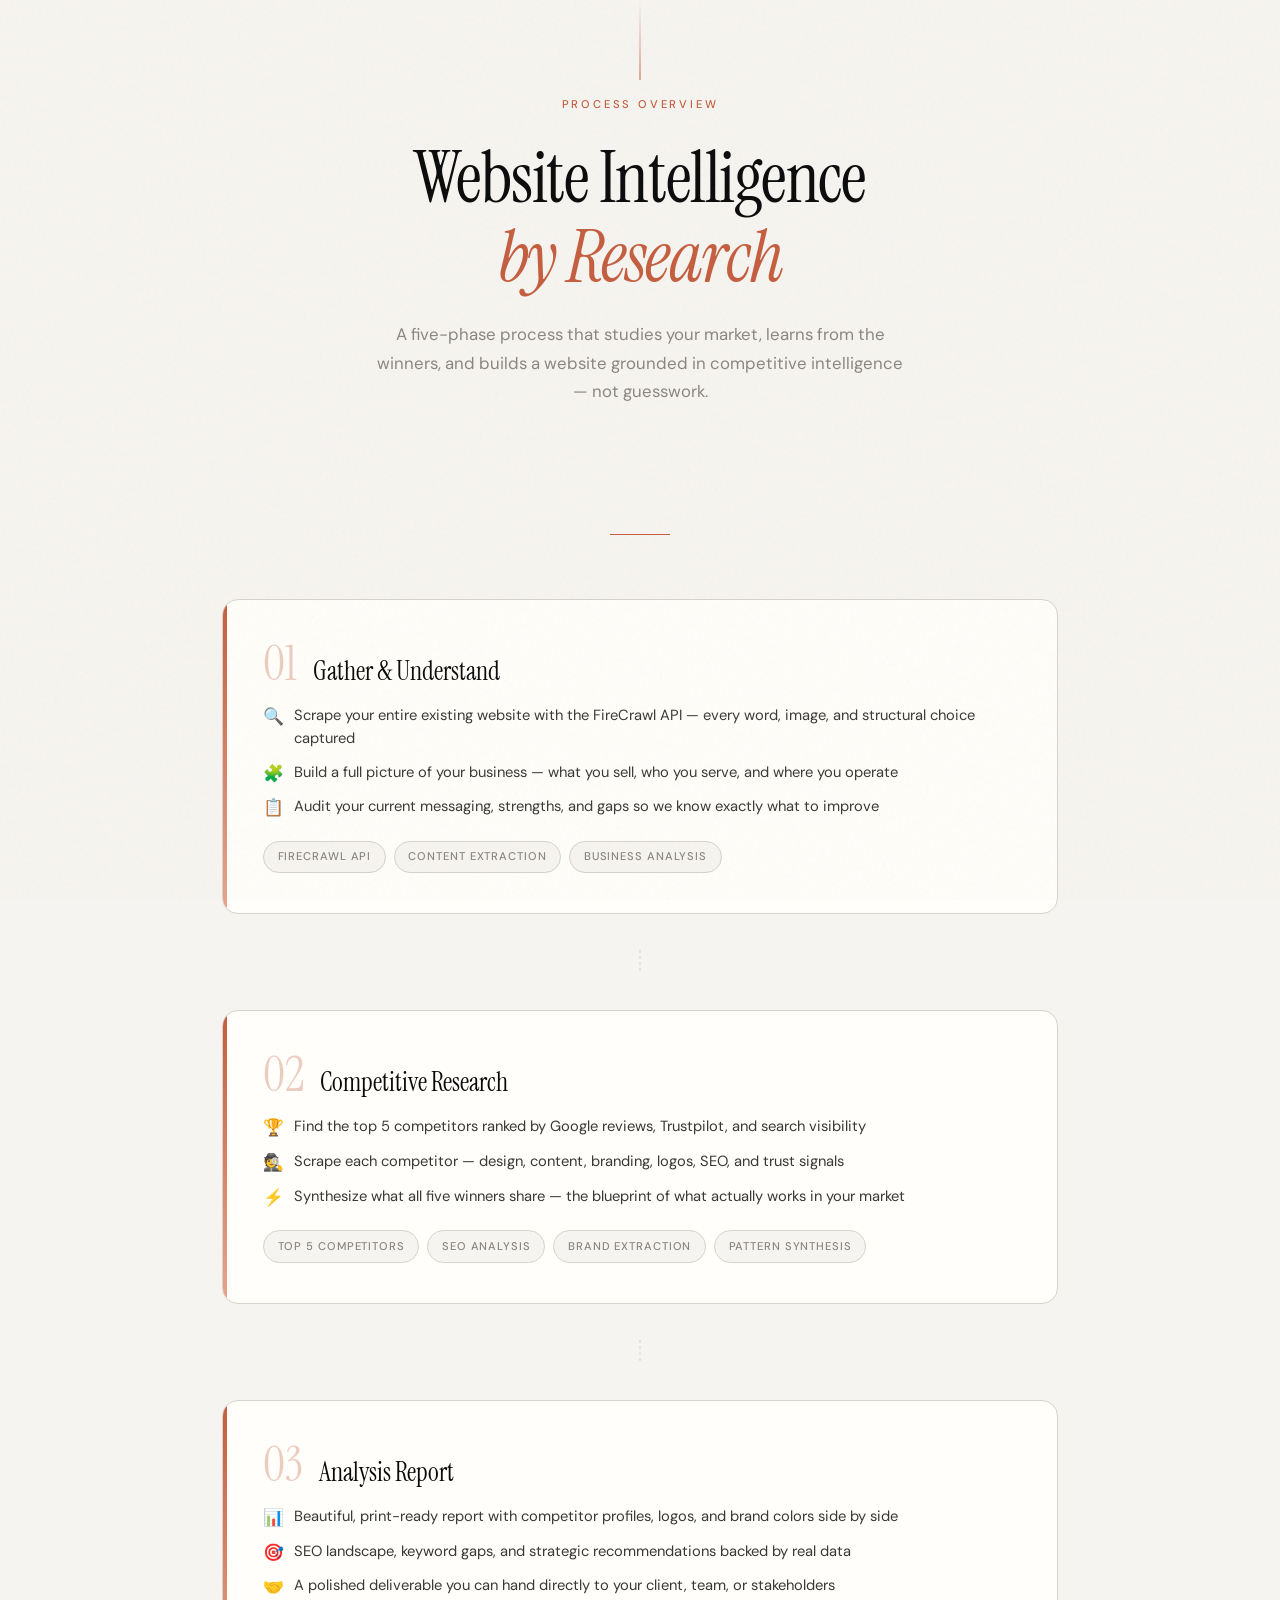
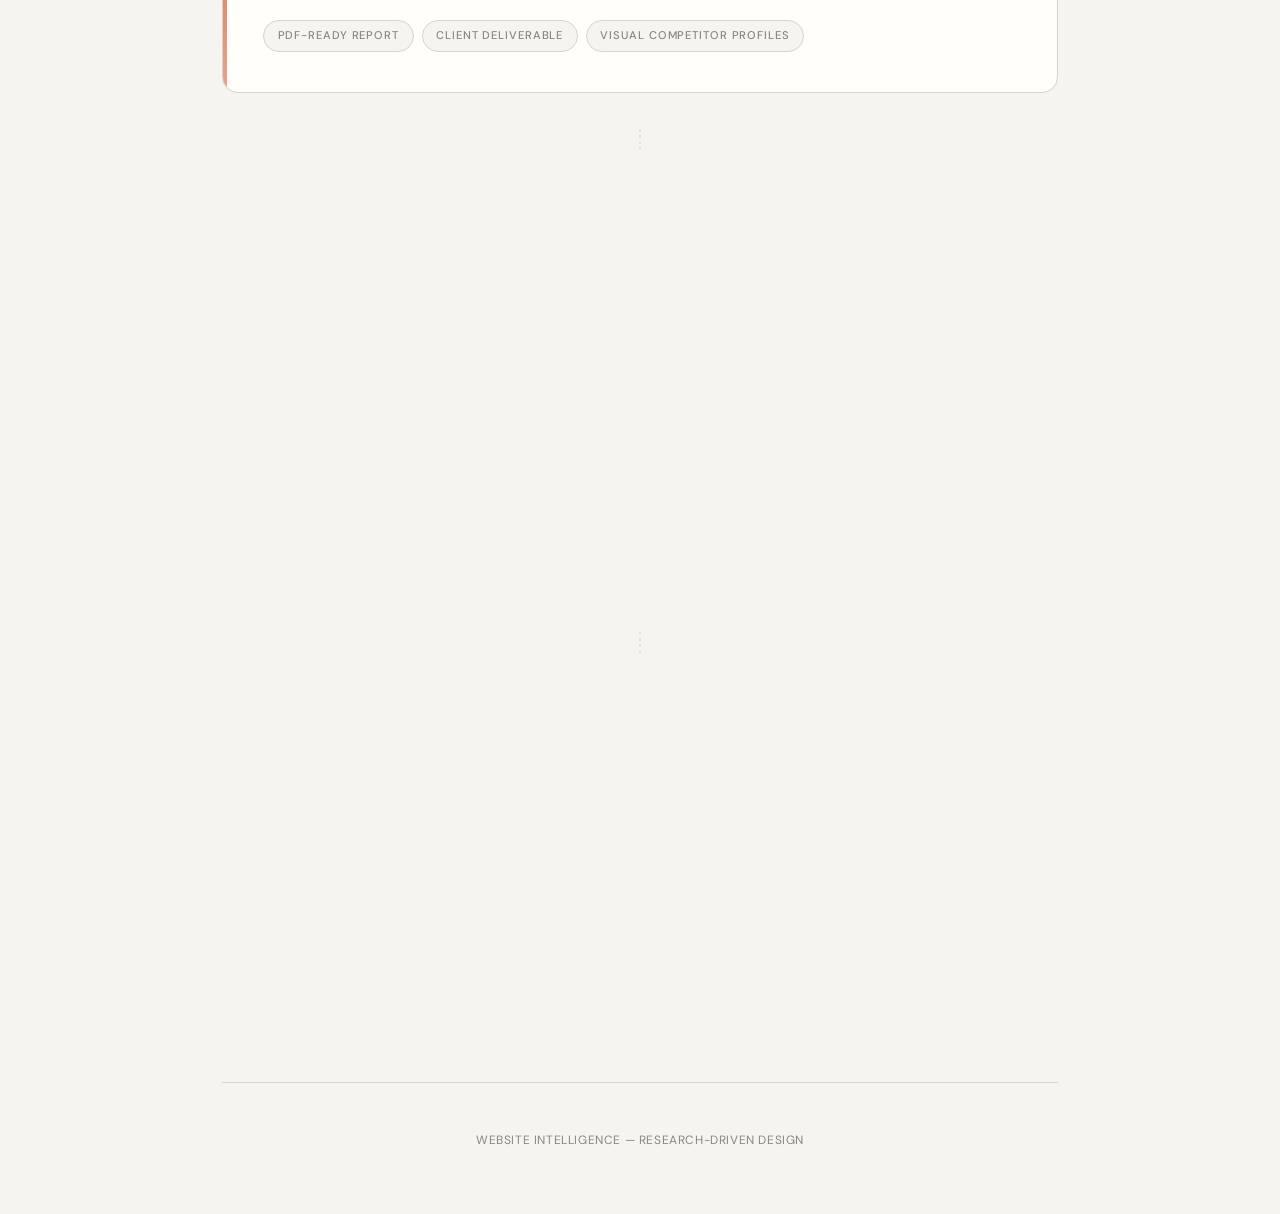
<file: Website-Intelligence/references/process-overview.html>
<!DOCTYPE html>
<html lang="en">
<head>
    <meta charset="UTF-8">
    <meta name="viewport" content="width=device-width, initial-scale=1.0">
    <title>Website Builder — Process Overview</title>
    <link rel="preconnect" href="https://fonts.googleapis.com">
    <link rel="preconnect" href="https://fonts.gstatic.com" crossorigin>
    <link href="https://fonts.googleapis.com/css2?family=Instrument+Serif:ital@0;1&family=DM+Sans:ital,opsz,wght@0,9..40,300;0,9..40,400;0,9..40,500;0,9..40,600;1,9..40,300;1,9..40,400&display=swap" rel="stylesheet">
    <style>
        *, *::before, *::after { margin: 0; padding: 0; box-sizing: border-box; }

        :root {
            --ink: #0a0a0a;
            --paper: #f6f4f0;
            --accent: #c45d3e;
            --accent-light: #e8a48e;
            --muted: #8a8580;
            --divider: #d6d2cc;
            --card: #fffefa;
            --shadow: rgba(10, 10, 10, 0.06);
        }

        body {
            font-family: 'DM Sans', sans-serif;
            background: var(--paper);
            color: var(--ink);
            line-height: 1.6;
            -webkit-font-smoothing: antialiased;
            overflow-x: hidden;
        }

        /* Grain overlay */
        body::after {
            content: '';
            position: fixed;
            inset: 0;
            background-image: url("data:image/svg+xml,%3Csvg viewBox='0 0 256 256' xmlns='http://www.w3.org/2000/svg'%3E%3Cfilter id='noise'%3E%3CfeTurbulence type='fractalNoise' baseFrequency='0.9' numOctaves='4' stitchTiles='stitch'/%3E%3C/filter%3E%3Crect width='100%25' height='100%25' filter='url(%23noise)' opacity='0.04'/%3E%3C/svg%3E");
            pointer-events: none;
            z-index: 9999;
        }

        .container {
            max-width: 900px;
            margin: 0 auto;
            padding: 0 2rem;
        }

        /* Hero */
        header {
            padding: 6rem 0 4rem;
            text-align: center;
            position: relative;
        }

        header::before {
            content: '';
            position: absolute;
            top: 0;
            left: 50%;
            transform: translateX(-50%);
            width: 1px;
            height: 80px;
            background: linear-gradient(to bottom, transparent, var(--accent));
        }

        .eyebrow {
            font-size: 0.7rem;
            letter-spacing: 0.25em;
            text-transform: uppercase;
            color: var(--accent);
            font-weight: 500;
            margin-bottom: 1.5rem;
            opacity: 0;
            animation: fadeUp 0.8s ease forwards 0.3s;
        }

        h1 {
            font-family: 'Instrument Serif', serif;
            font-size: clamp(2.8rem, 6vw, 4.5rem);
            font-weight: 400;
            line-height: 1.1;
            letter-spacing: -0.02em;
            margin-bottom: 1.5rem;
            opacity: 0;
            animation: fadeUp 0.8s ease forwards 0.5s;
        }

        h1 em {
            color: var(--accent);
            font-style: italic;
        }

        .subtitle {
            font-size: 1.05rem;
            color: var(--muted);
            max-width: 540px;
            margin: 0 auto;
            line-height: 1.7;
            opacity: 0;
            animation: fadeUp 0.8s ease forwards 0.7s;
        }

        /* Divider */
        .divider {
            width: 60px;
            height: 1px;
            background: var(--accent);
            margin: 4rem auto;
            opacity: 0;
            animation: scaleIn 0.6s ease forwards 0.9s;
        }

        /* Phase cards */
        .phases {
            display: flex;
            flex-direction: column;
            gap: 2rem;
            padding-bottom: 6rem;
        }

        .phase {
            background: var(--card);
            border: 1px solid var(--divider);
            border-radius: 16px;
            padding: 2.5rem 2.5rem 2.5rem 2.5rem;
            position: relative;
            overflow: hidden;
            opacity: 0;
            transform: translateY(30px);
            transition: box-shadow 0.3s ease;
        }

        .phase:hover {
            box-shadow: 0 12px 40px var(--shadow);
        }

        .phase:nth-child(1) { animation: fadeUp 0.7s ease forwards 1.0s; }
        .phase:nth-child(2) { animation: fadeUp 0.7s ease forwards 1.15s; }
        .phase:nth-child(3) { animation: fadeUp 0.7s ease forwards 1.3s; }
        .phase:nth-child(4) { animation: fadeUp 0.7s ease forwards 1.45s; }
        .phase:nth-child(5) { animation: fadeUp 0.7s ease forwards 1.6s; }

        .phase::before {
            content: '';
            position: absolute;
            top: 0;
            left: 0;
            width: 4px;
            height: 100%;
            background: linear-gradient(to bottom, var(--accent), var(--accent-light));
            border-radius: 4px 0 0 4px;
        }

        .phase-header {
            display: flex;
            align-items: baseline;
            gap: 1rem;
            margin-bottom: 1rem;
        }

        .phase-number {
            font-family: 'Instrument Serif', serif;
            font-size: 3rem;
            color: var(--accent);
            line-height: 1;
            opacity: 0.3;
            flex-shrink: 0;
        }

        .phase-title {
            font-family: 'Instrument Serif', serif;
            font-size: 1.6rem;
            font-weight: 400;
            line-height: 1.2;
        }

        .phase-body {
            padding-left: 0;
            color: #3a3835;
            font-size: 0.92rem;
            line-height: 1.75;
        }

        .phase-body p {
            margin-bottom: 0.75rem;
        }

        .phase-body p:last-child {
            margin-bottom: 0;
        }

        .bullet-list {
            list-style: none;
            padding: 0;
            margin: 0.5rem 0 0 0;
        }

        .bullet-list li {
            display: flex;
            align-items: flex-start;
            gap: 0.65rem;
            margin-bottom: 0.6rem;
            font-size: 0.92rem;
            line-height: 1.6;
            color: #3a3835;
        }

        .bullet-list li:last-child {
            margin-bottom: 0;
        }

        .bullet-emoji {
            flex-shrink: 0;
            font-size: 1.05rem;
            line-height: 1.5;
        }

        .tag-row {
            display: flex;
            flex-wrap: wrap;
            gap: 0.5rem;
            margin-top: 1.25rem;
        }

        .tag {
            font-size: 0.7rem;
            letter-spacing: 0.08em;
            text-transform: uppercase;
            padding: 0.35rem 0.85rem;
            border-radius: 100px;
            background: var(--paper);
            border: 1px solid var(--divider);
            color: var(--muted);
            font-weight: 500;
        }

        /* Checkpoint callout */
        .checkpoint {
            background: linear-gradient(135deg, #fdf6f3, #fef9f6);
            border: 1px dashed var(--accent-light);
            border-radius: 12px;
            padding: 1.5rem 2rem;
            margin-top: 1.25rem;
            display: flex;
            align-items: flex-start;
            gap: 0.75rem;
        }

        .checkpoint-icon {
            font-size: 1.2rem;
            flex-shrink: 0;
            margin-top: 0.1rem;
        }

        .checkpoint p {
            font-size: 0.85rem;
            color: var(--accent);
            font-weight: 500;
            line-height: 1.6;
        }

        /* Footer */
        footer {
            text-align: center;
            padding: 3rem 0 4rem;
            border-top: 1px solid var(--divider);
        }

        footer p {
            font-size: 0.75rem;
            color: var(--muted);
            letter-spacing: 0.05em;
        }

        /* Flow connector */
        .flow-connector {
            display: flex;
            justify-content: center;
            padding: 0.25rem 0;
        }

        .flow-connector svg {
            color: var(--divider);
        }

        /* Animations */
        @keyframes fadeUp {
            from { opacity: 0; transform: translateY(20px); }
            to { opacity: 1; transform: translateY(0); }
        }

        @keyframes scaleIn {
            from { opacity: 0; transform: scaleX(0); }
            to { opacity: 1; transform: scaleX(1); }
        }

        /* Responsive */
        @media (max-width: 640px) {
            header { padding: 4rem 0 3rem; }
            .phase { padding: 2rem 1.5rem; }
            .phase-number { font-size: 2.2rem; }
            .phase-title { font-size: 1.3rem; }
        }

        /* Print */
        @media print {
            body::after { display: none; }
            .phase { break-inside: avoid; box-shadow: none; }
            header::before { display: none; }
            .phase, .eyebrow, .subtitle, h1, .divider { opacity: 1 !important; transform: none !important; animation: none !important; }
        }
    </style>
</head>
<body>

    <div class="container">
        <header>
            <p class="eyebrow">Process Overview</p>
            <h1>Website Intelligence<br><em>by Research</em></h1>
            <p class="subtitle">A five-phase process that studies your market, learns from the winners, and builds a website grounded in competitive intelligence — not guesswork.</p>
        </header>

        <div class="divider"></div>

        <div class="phases">

            <!-- Phase 1 -->
            <div class="phase">
                <div class="phase-header">
                    <span class="phase-number">01</span>
                    <h2 class="phase-title">Gather &amp; Understand</h2>
                </div>
                <div class="phase-body">
                    <ul class="bullet-list">
                        <li><span class="bullet-emoji">&#128269;</span>Scrape your entire existing website with the FireCrawl API — every word, image, and structural choice captured</li>
                        <li><span class="bullet-emoji">&#129513;</span>Build a full picture of your business — what you sell, who you serve, and where you operate</li>
                        <li><span class="bullet-emoji">&#128203;</span>Audit your current messaging, strengths, and gaps so we know exactly what to improve</li>
                    </ul>
                    <div class="tag-row">
                        <span class="tag">FireCrawl API</span>
                        <span class="tag">Content Extraction</span>
                        <span class="tag">Business Analysis</span>
                    </div>
                </div>
            </div>

            <div class="flow-connector">
                <svg width="2" height="24" viewBox="0 0 2 24" fill="none"><line x1="1" y1="0" x2="1" y2="24" stroke="currentColor" stroke-dasharray="3 3"/></svg>
            </div>

            <!-- Phase 2 -->
            <div class="phase">
                <div class="phase-header">
                    <span class="phase-number">02</span>
                    <h2 class="phase-title">Competitive Research</h2>
                </div>
                <div class="phase-body">
                    <ul class="bullet-list">
                        <li><span class="bullet-emoji">&#127942;</span>Find the top 5 competitors ranked by Google reviews, Trustpilot, and search visibility</li>
                        <li><span class="bullet-emoji">&#128373;&#65039;</span>Scrape each competitor — design, content, branding, logos, SEO, and trust signals</li>
                        <li><span class="bullet-emoji">&#9889;</span>Synthesize what all five winners share — the blueprint of what actually works in your market</li>
                    </ul>
                    <div class="tag-row">
                        <span class="tag">Top 5 Competitors</span>
                        <span class="tag">SEO Analysis</span>
                        <span class="tag">Brand Extraction</span>
                        <span class="tag">Pattern Synthesis</span>
                    </div>
                </div>
            </div>

            <div class="flow-connector">
                <svg width="2" height="24" viewBox="0 0 2 24" fill="none"><line x1="1" y1="0" x2="1" y2="24" stroke="currentColor" stroke-dasharray="3 3"/></svg>
            </div>

            <!-- Phase 3 -->
            <div class="phase">
                <div class="phase-header">
                    <span class="phase-number">03</span>
                    <h2 class="phase-title">Analysis Report</h2>
                </div>
                <div class="phase-body">
                    <ul class="bullet-list">
                        <li><span class="bullet-emoji">&#128202;</span>Beautiful, print-ready report with competitor profiles, logos, and brand colors side by side</li>
                        <li><span class="bullet-emoji">&#127919;</span>SEO landscape, keyword gaps, and strategic recommendations backed by real data</li>
                        <li><span class="bullet-emoji">&#129309;</span>A polished deliverable you can hand directly to your client, team, or stakeholders</li>
                    </ul>
                    <div class="tag-row">
                        <span class="tag">PDF-Ready Report</span>
                        <span class="tag">Client Deliverable</span>
                        <span class="tag">Visual Competitor Profiles</span>
                    </div>
                </div>
            </div>

            <div class="flow-connector">
                <svg width="2" height="24" viewBox="0 0 2 24" fill="none"><line x1="1" y1="0" x2="1" y2="24" stroke="currentColor" stroke-dasharray="3 3"/></svg>
            </div>

            <!-- Phase 4 -->
            <div class="phase">
                <div class="phase-header">
                    <span class="phase-number">04</span>
                    <h2 class="phase-title">Plan &amp; Approve</h2>
                </div>
                <div class="phase-body">
                    <ul class="bullet-list">
                        <li><span class="bullet-emoji">&#128506;&#65039;</span>Full website plan — pages, content strategy, design direction, and tech stack laid out</li>
                        <li><span class="bullet-emoji">&#127916;</span>Hero section mapped for your 3D scroll-triggered animation with integration notes</li>
                        <li><span class="bullet-emoji">&#9989;</span>Every decision informed by research, not guesswork — you review and approve before we build</li>
                    </ul>
                    <div class="checkpoint">
                        <span class="checkpoint-icon">&#9995;</span>
                        <p>Hard stop here. Nothing gets built until you say go. This is your chance to reshape the direction before we commit to code.</p>
                    </div>
                    <div class="tag-row">
                        <span class="tag">Full Website Plan</span>
                        <span class="tag">3D Hero Placeholder</span>
                        <span class="tag">Your Approval Required</span>
                    </div>
                </div>
            </div>

            <div class="flow-connector">
                <svg width="2" height="24" viewBox="0 0 2 24" fill="none"><line x1="1" y1="0" x2="1" y2="24" stroke="currentColor" stroke-dasharray="3 3"/></svg>
            </div>

            <!-- Phase 5 -->
            <div class="phase">
                <div class="phase-header">
                    <span class="phase-number">05</span>
                    <h2 class="phase-title">Build</h2>
                </div>
                <div class="phase-body">
                    <ul class="bullet-list">
                        <li><span class="bullet-emoji">&#128640;</span>Production-grade website built with HTML, GSAP, and ScrollTrigger — no templates</li>
                        <li><span class="bullet-emoji">&#127744;</span>3D-ready hero zone wired for your scroll-triggered animation — just drop in your asset</li>
                        <li><span class="bullet-emoji">&#128142;</span>Your own content restructured and elevated by competitor intelligence, designed to convert</li>
                    </ul>
                    <div class="tag-row">
                        <span class="tag">Production-Grade</span>
                        <span class="tag">Fully Responsive</span>
                        <span class="tag">Modern Stack</span>
                        <span class="tag">3D-Ready Hero</span>
                    </div>
                </div>
            </div>

        </div>

        <footer>
            <p>WEBSITE INTELLIGENCE &mdash; RESEARCH-DRIVEN DESIGN</p>
        </footer>
    </div>

</body>
</html>
</file>
